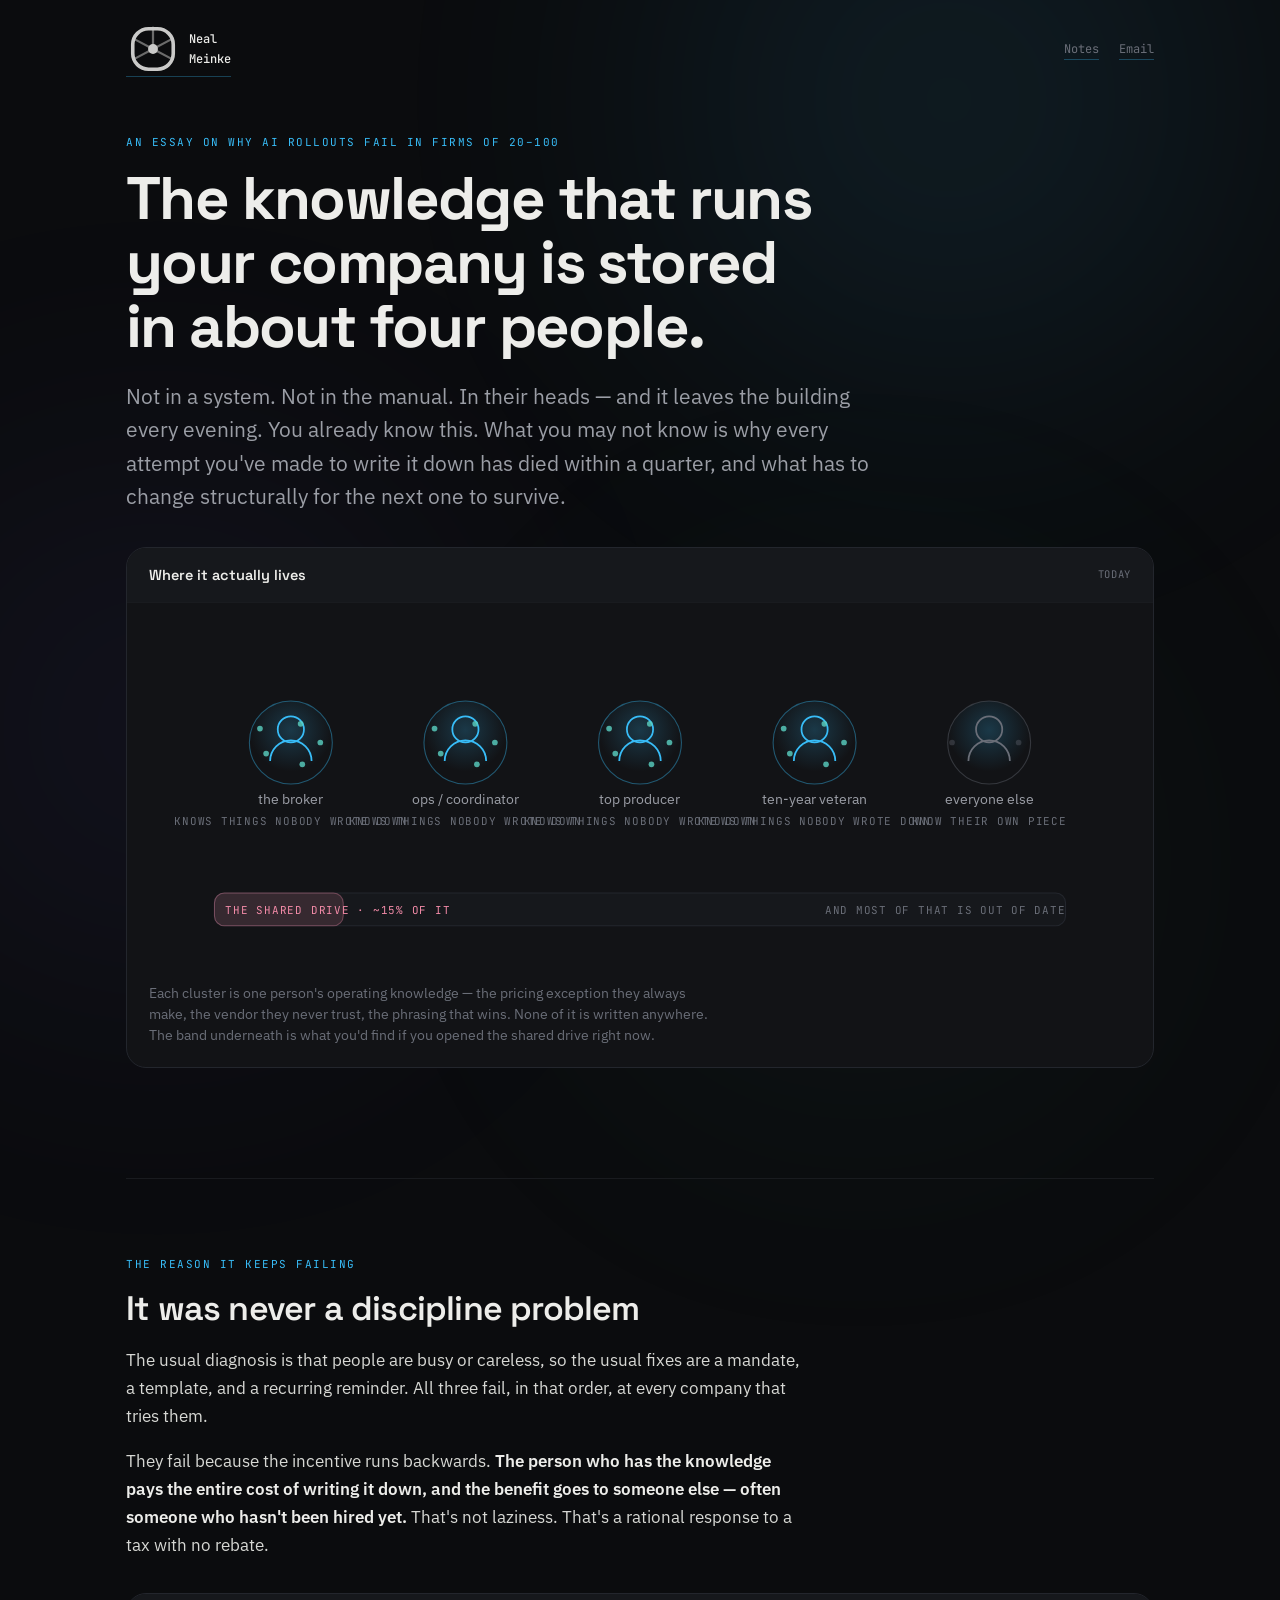
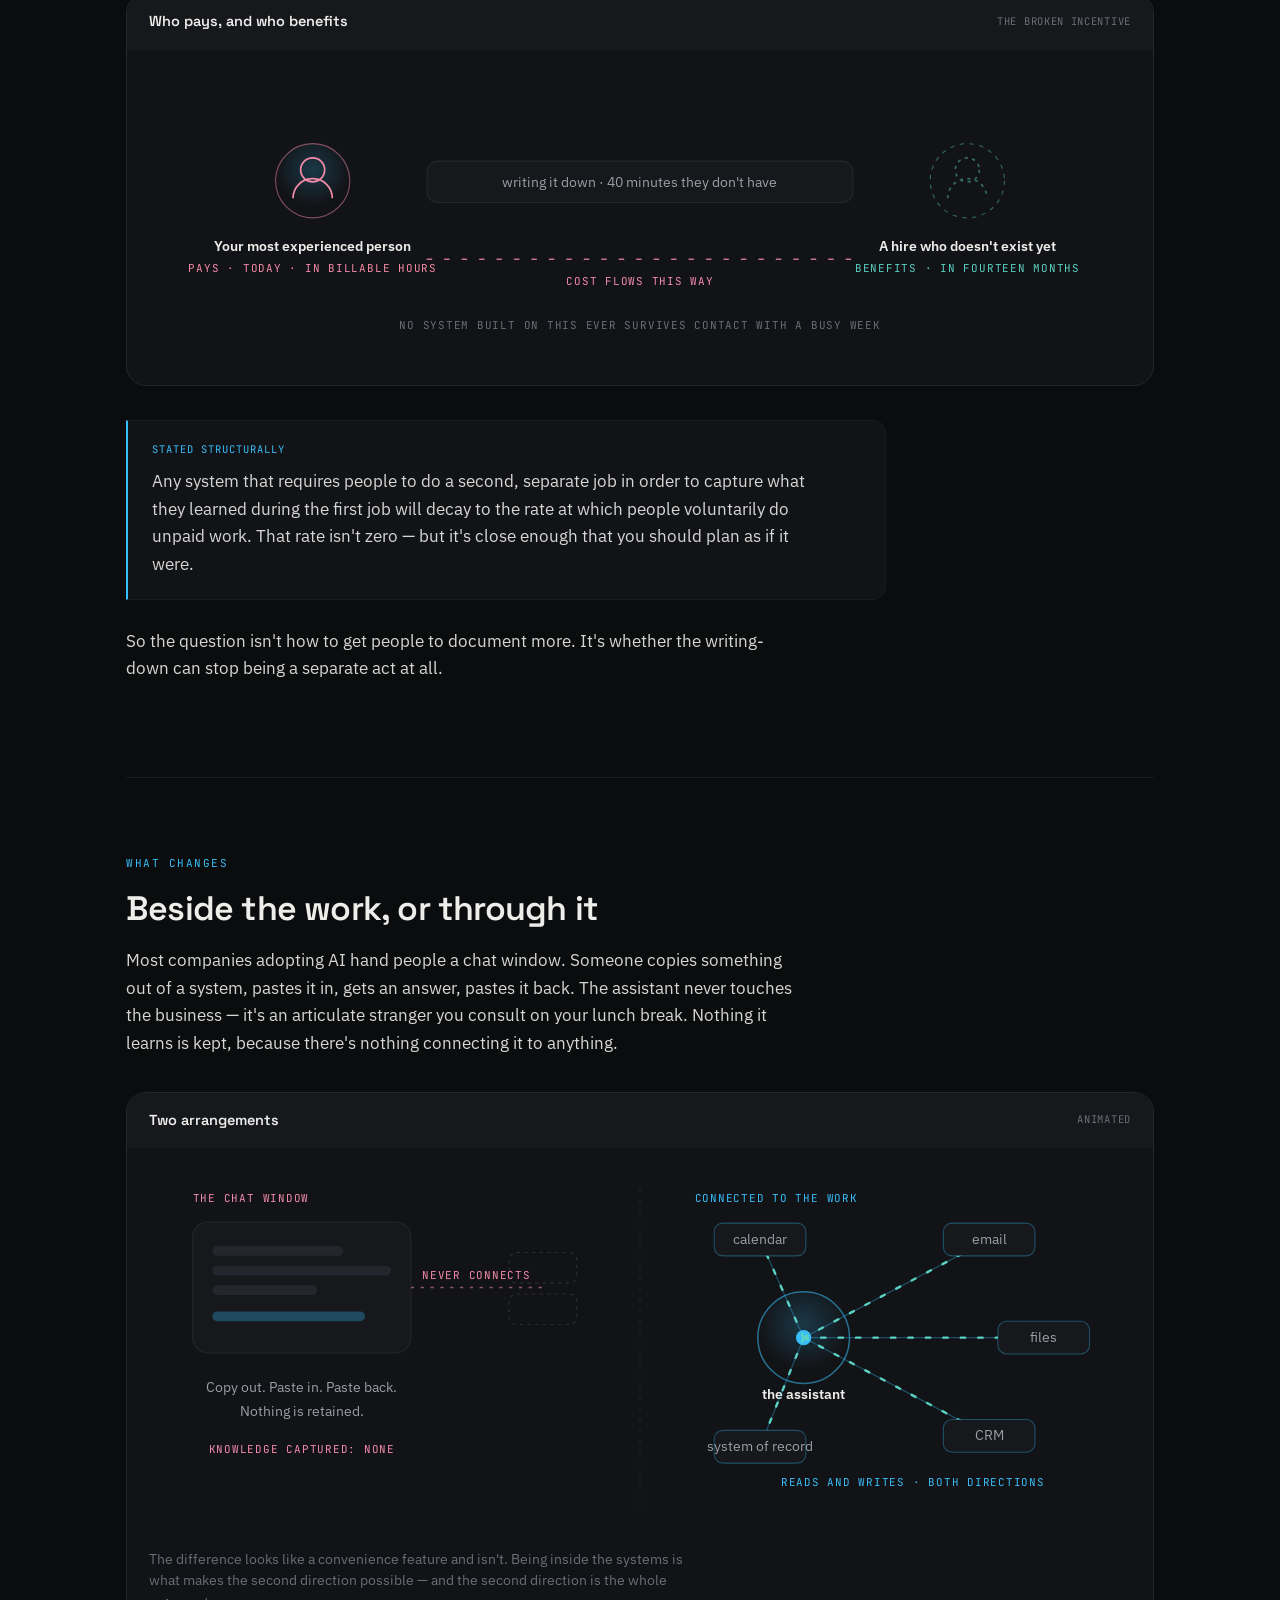
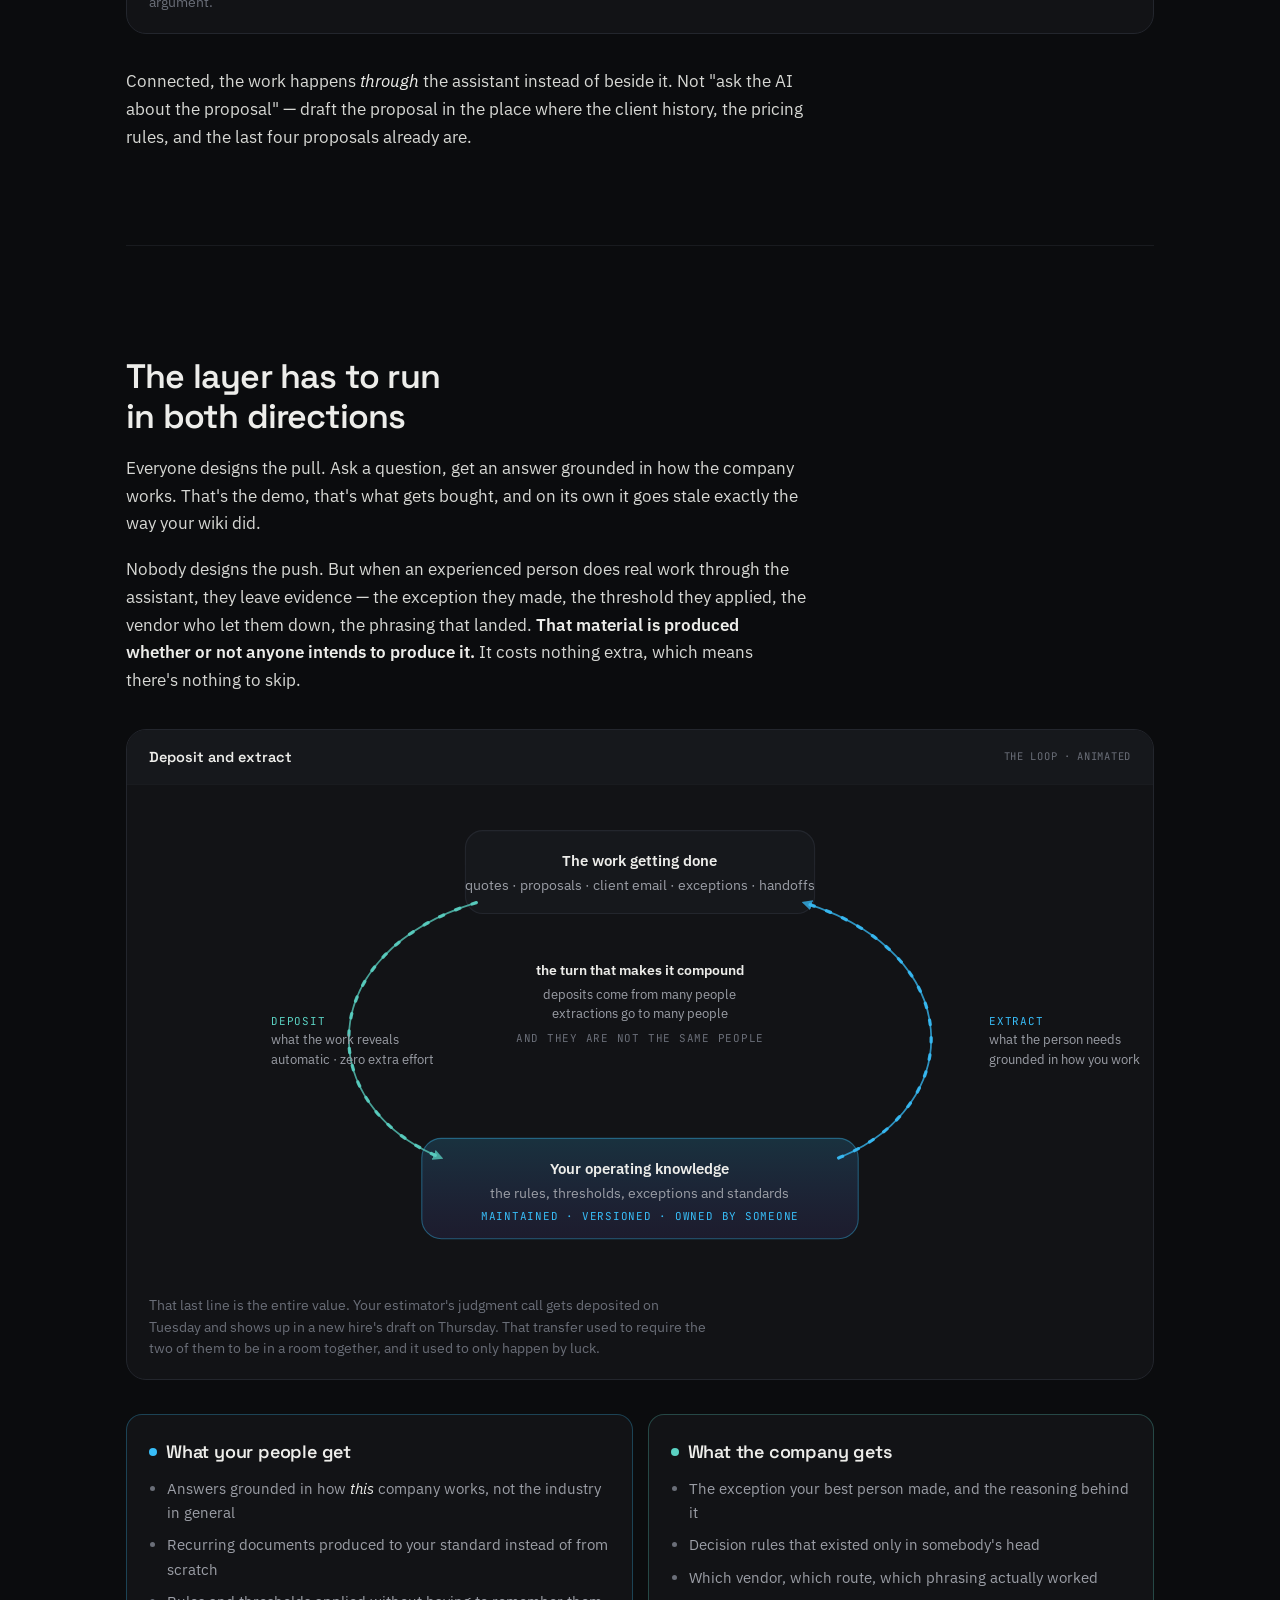
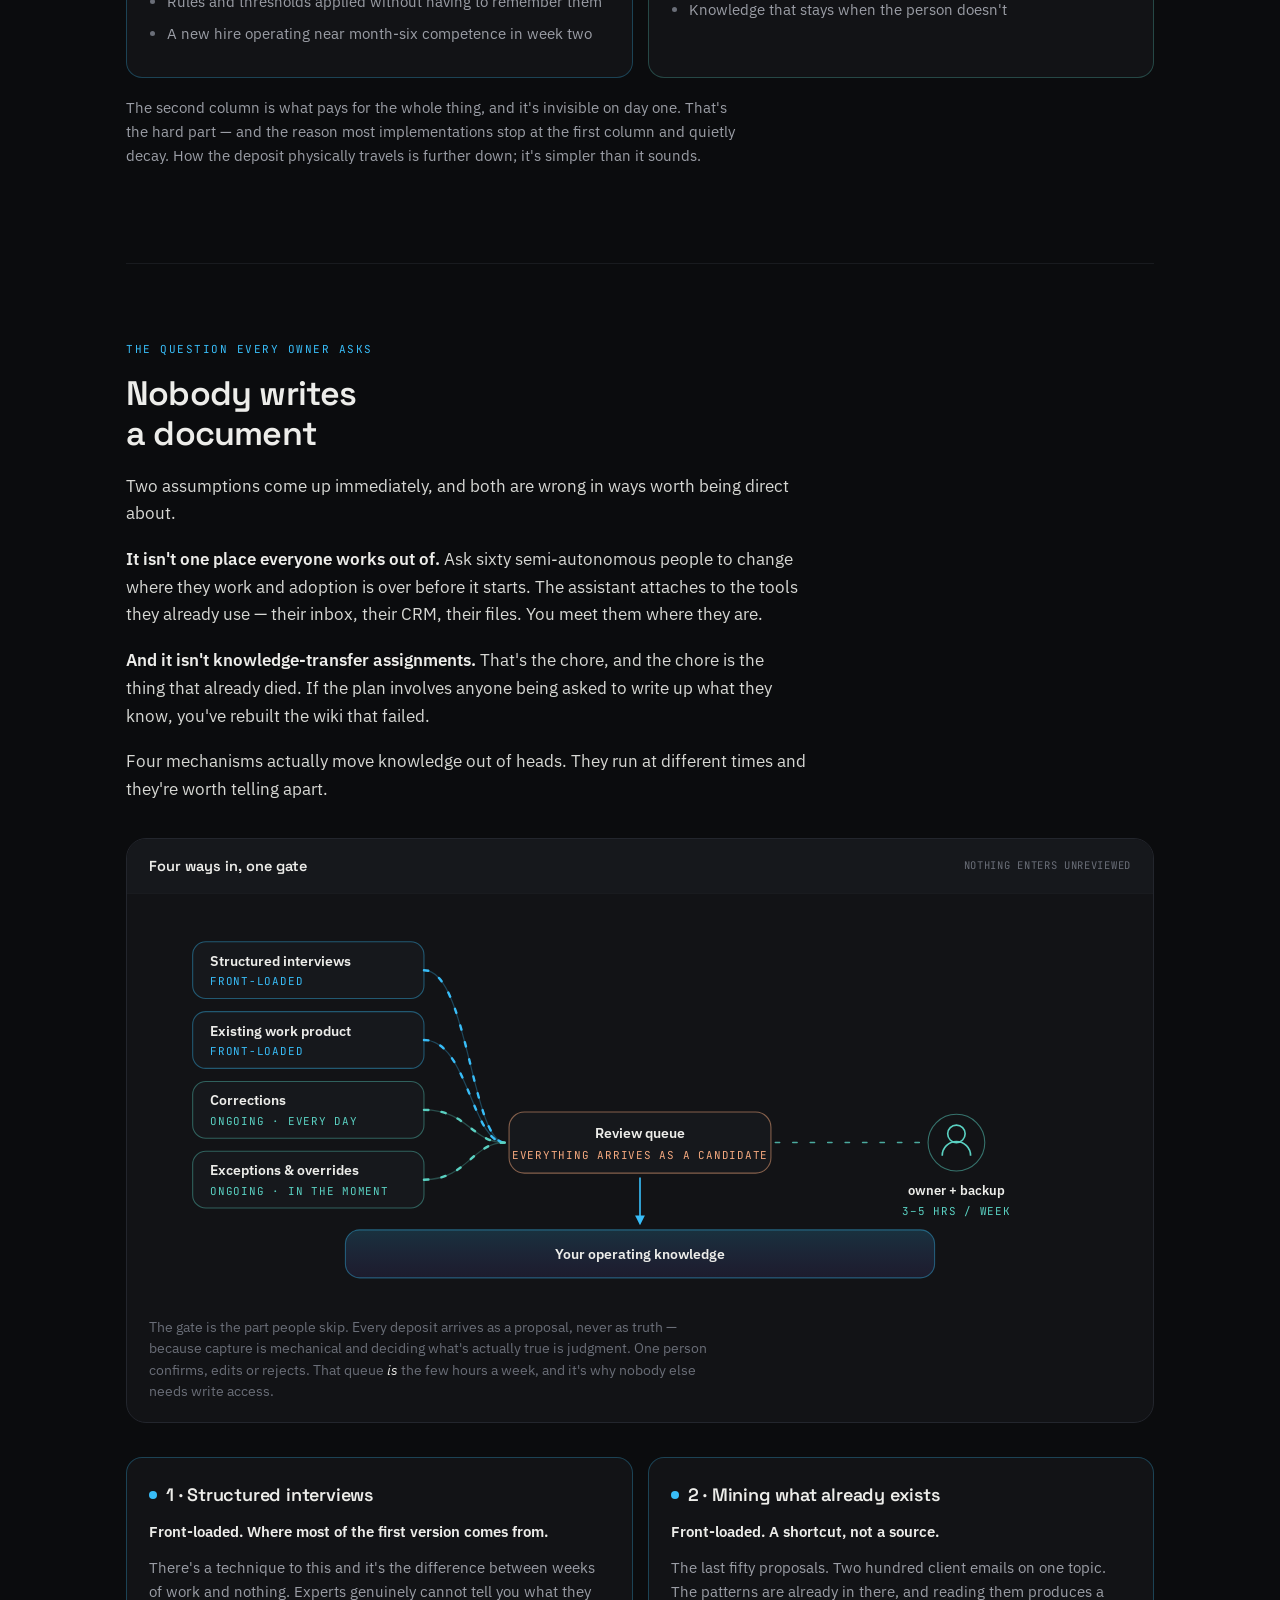
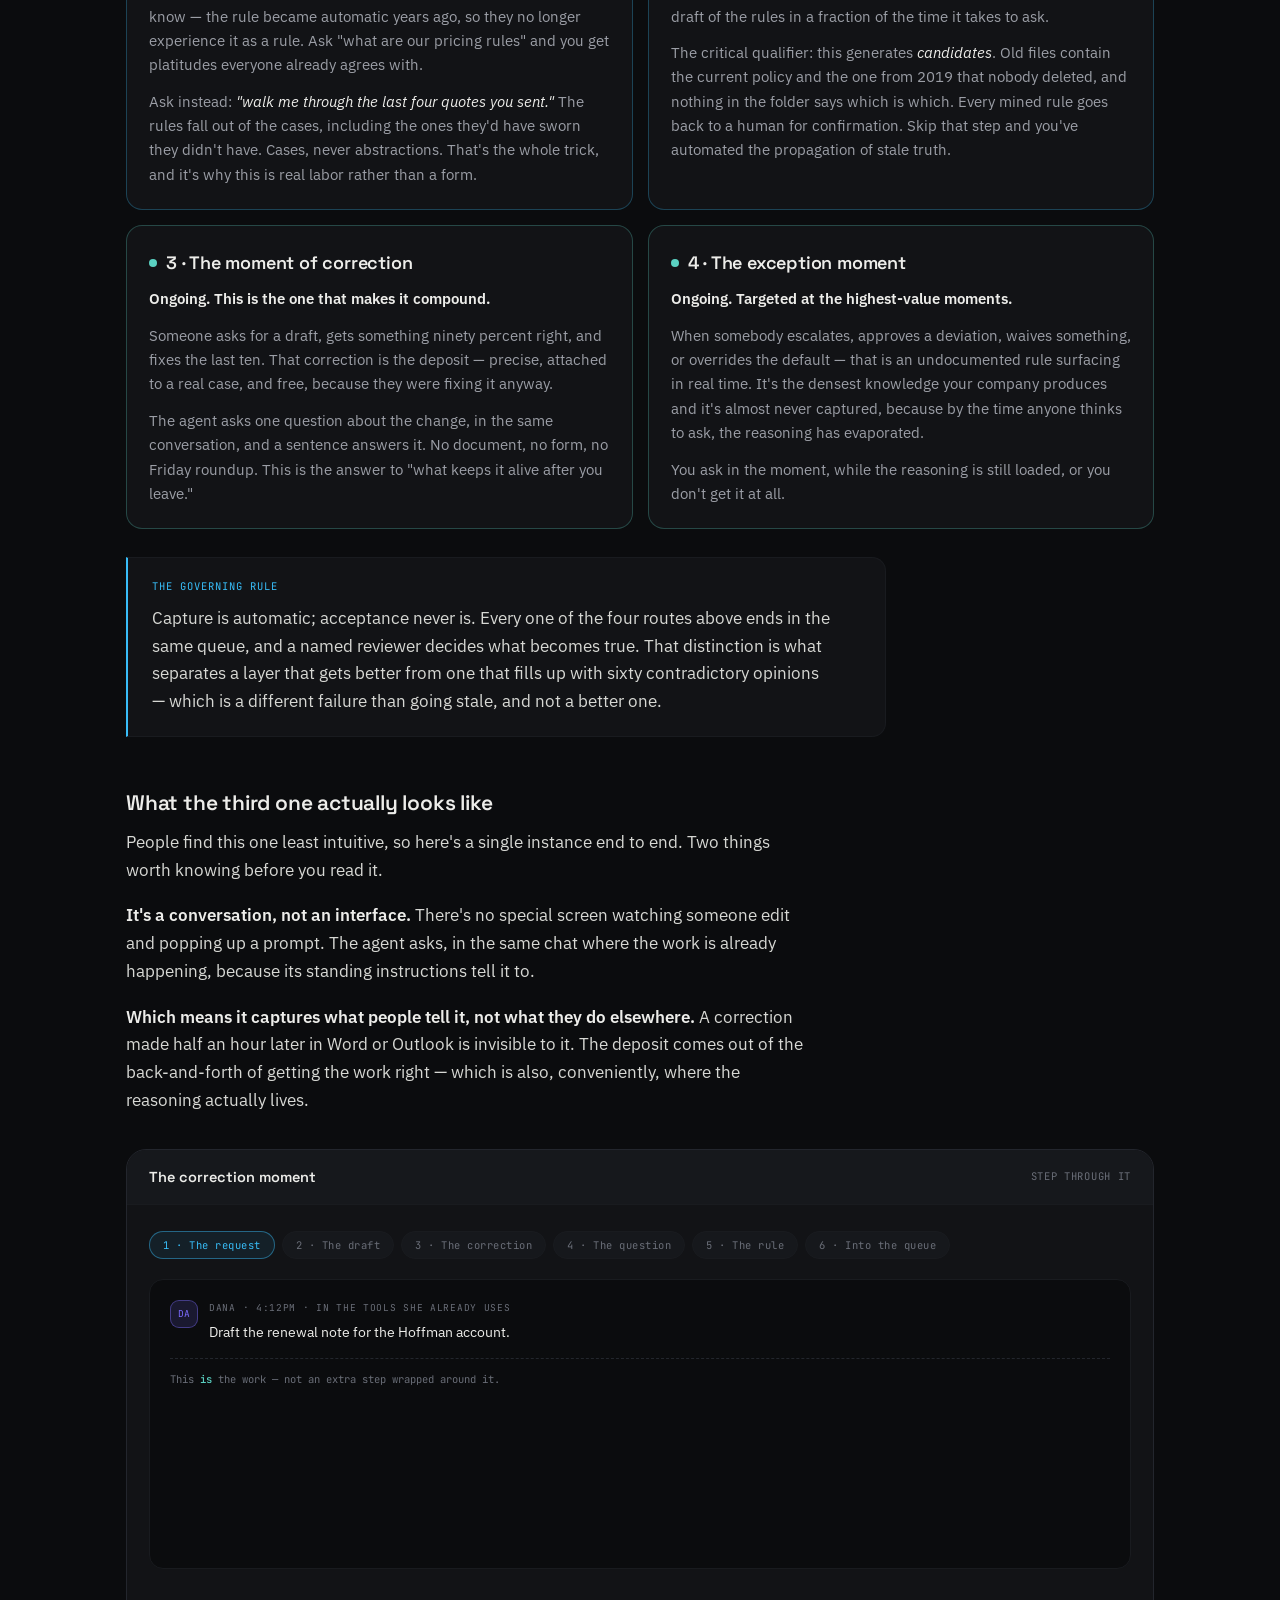
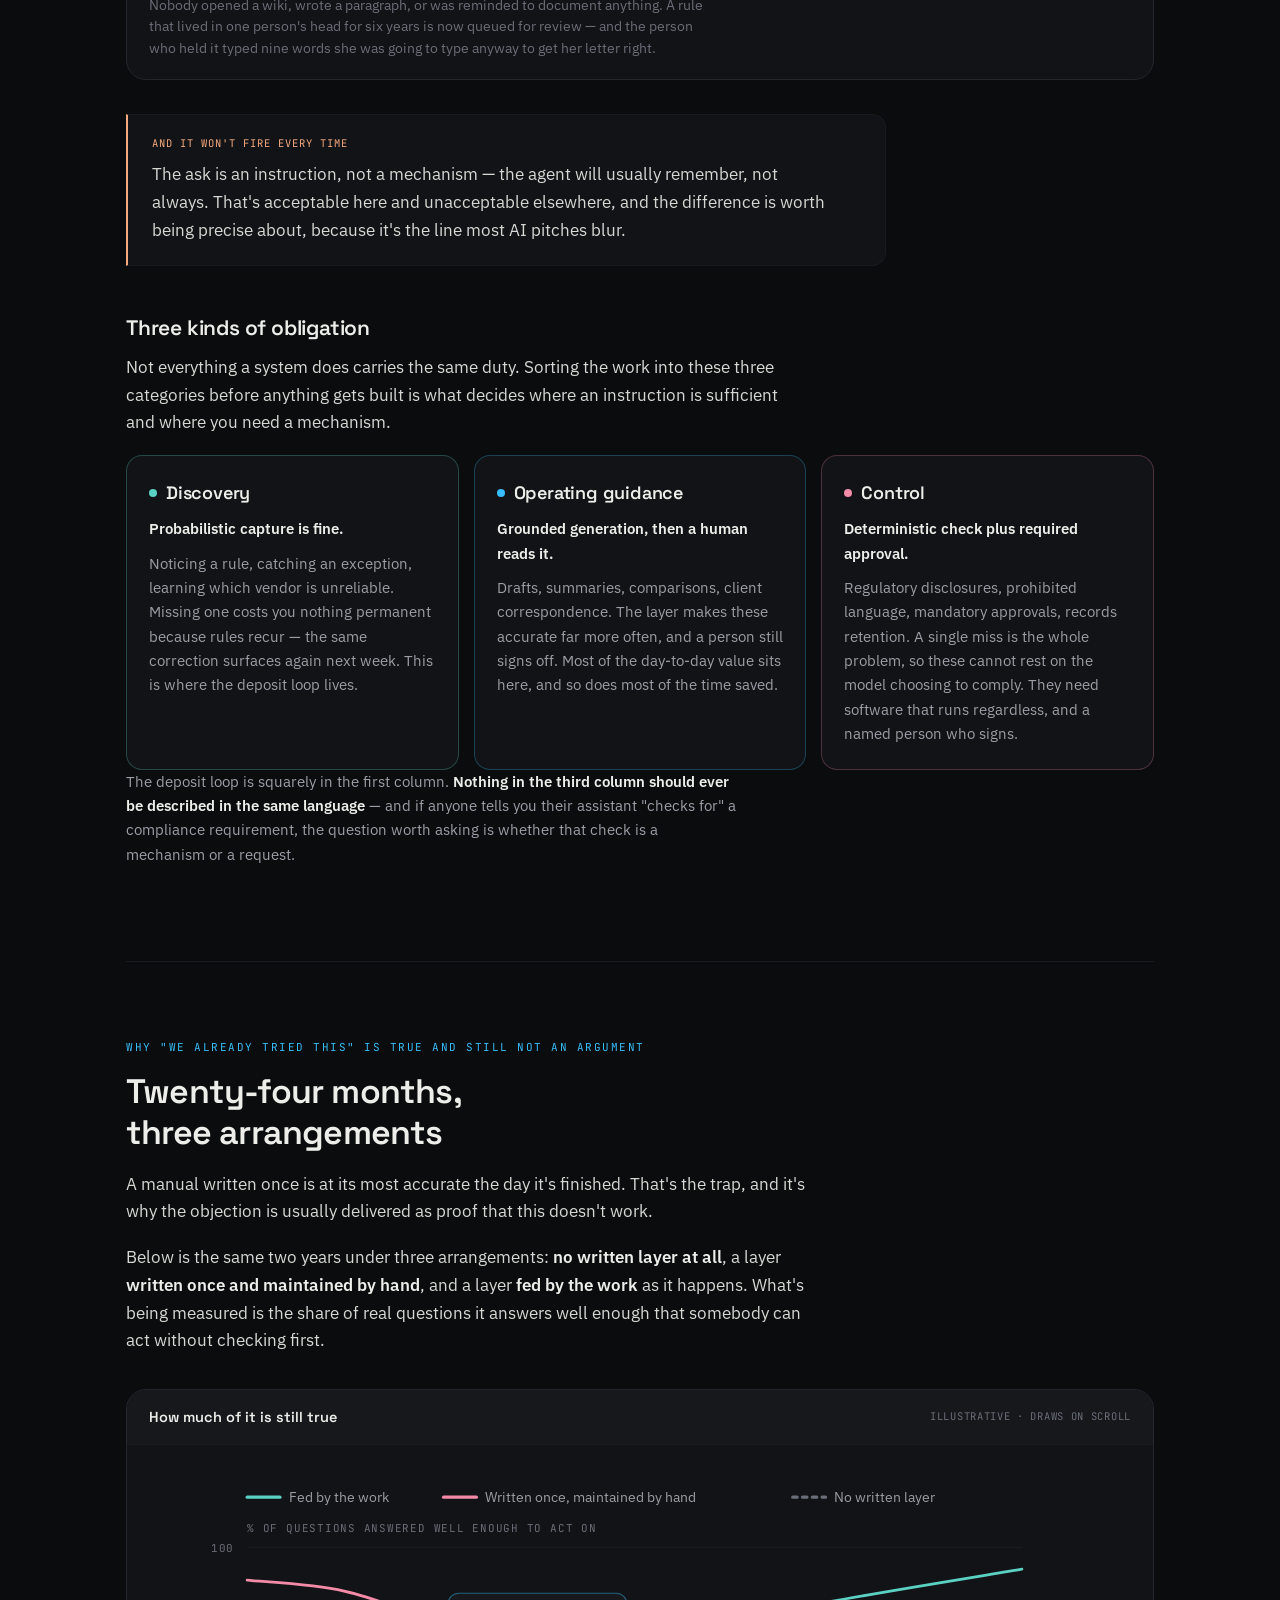
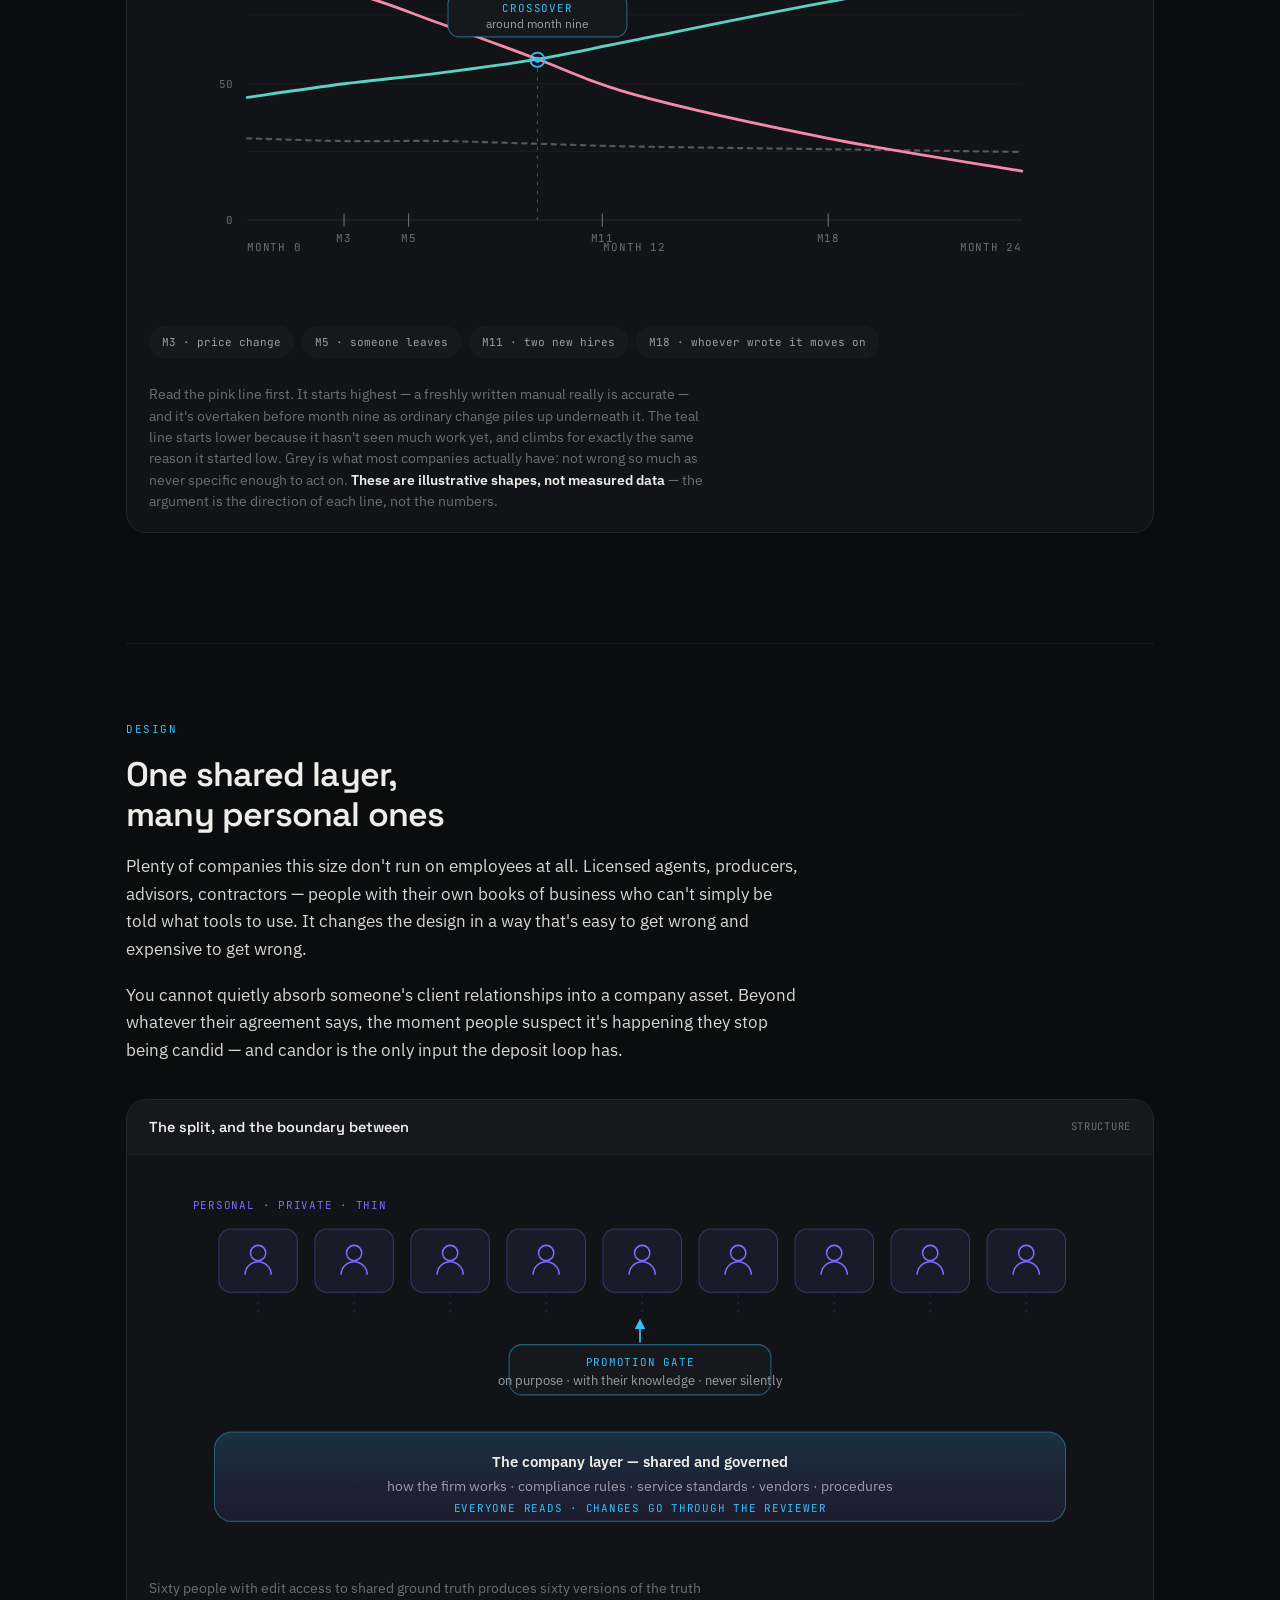
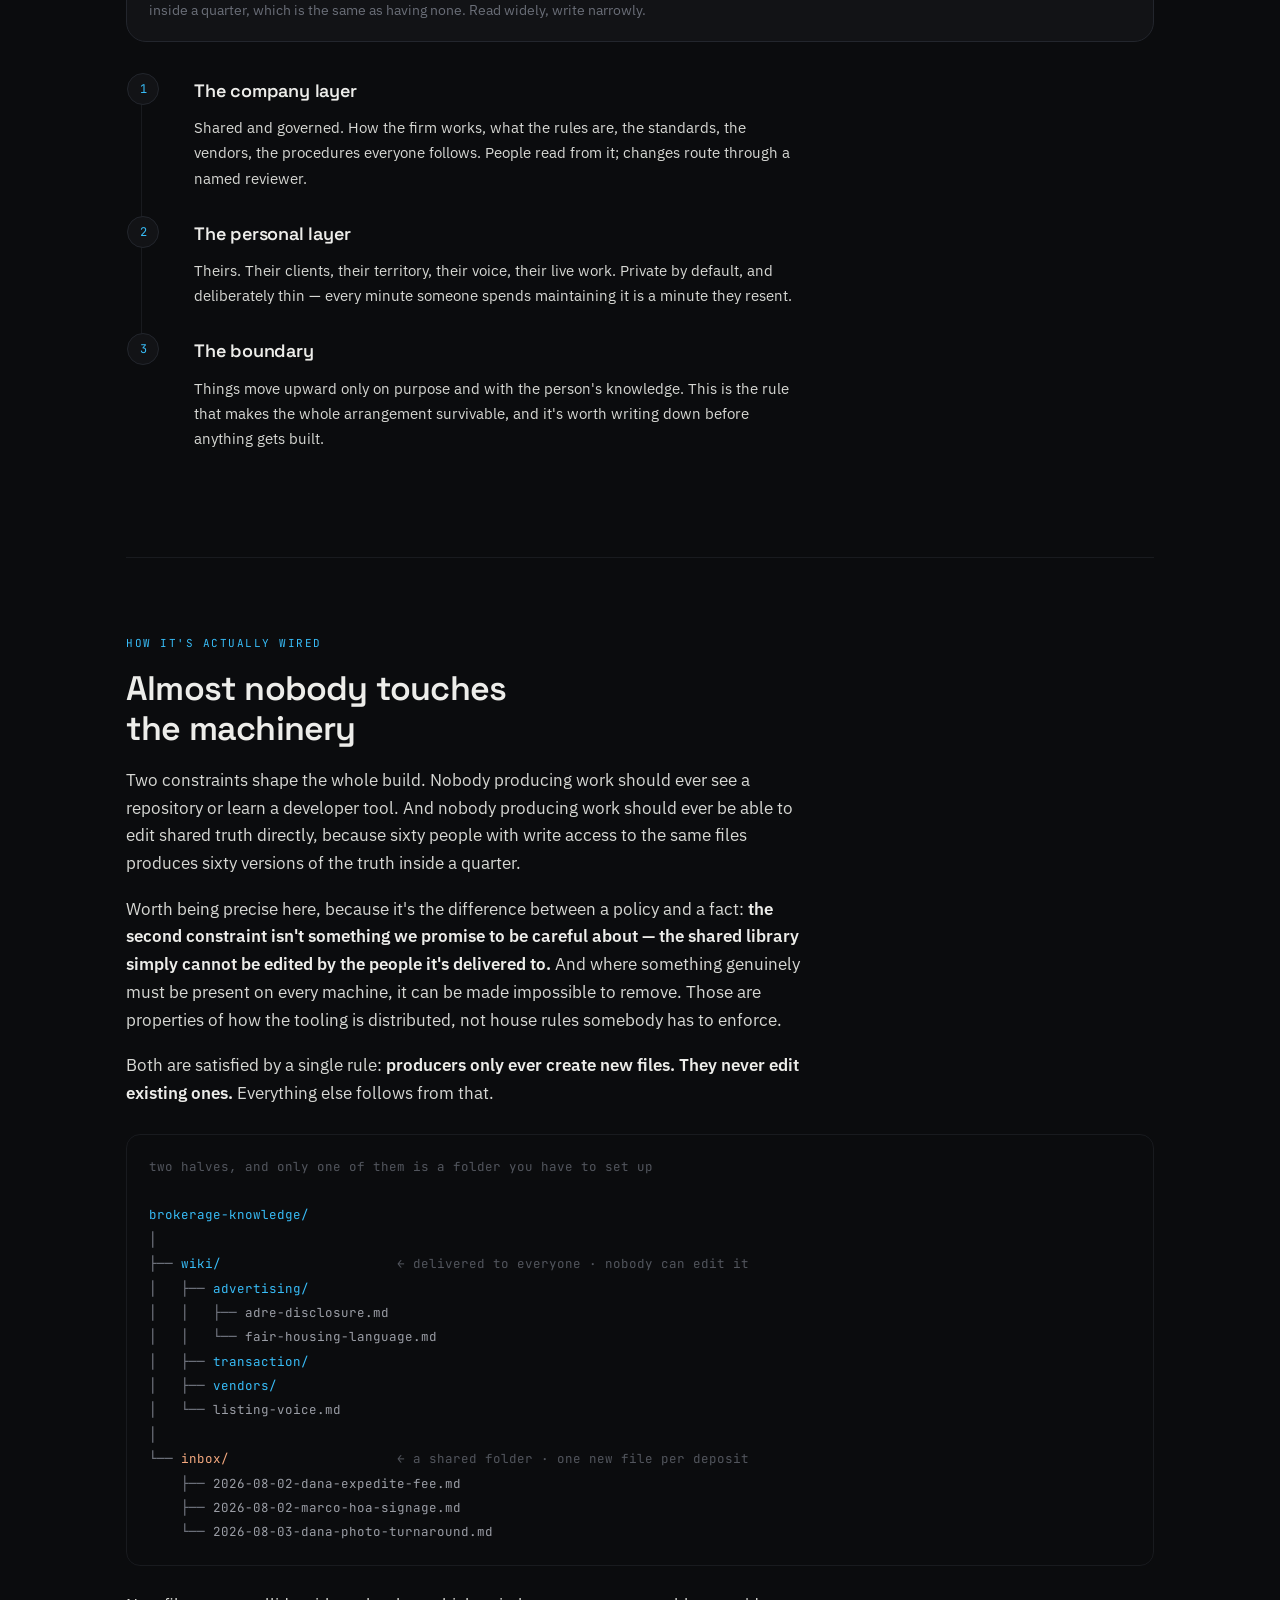
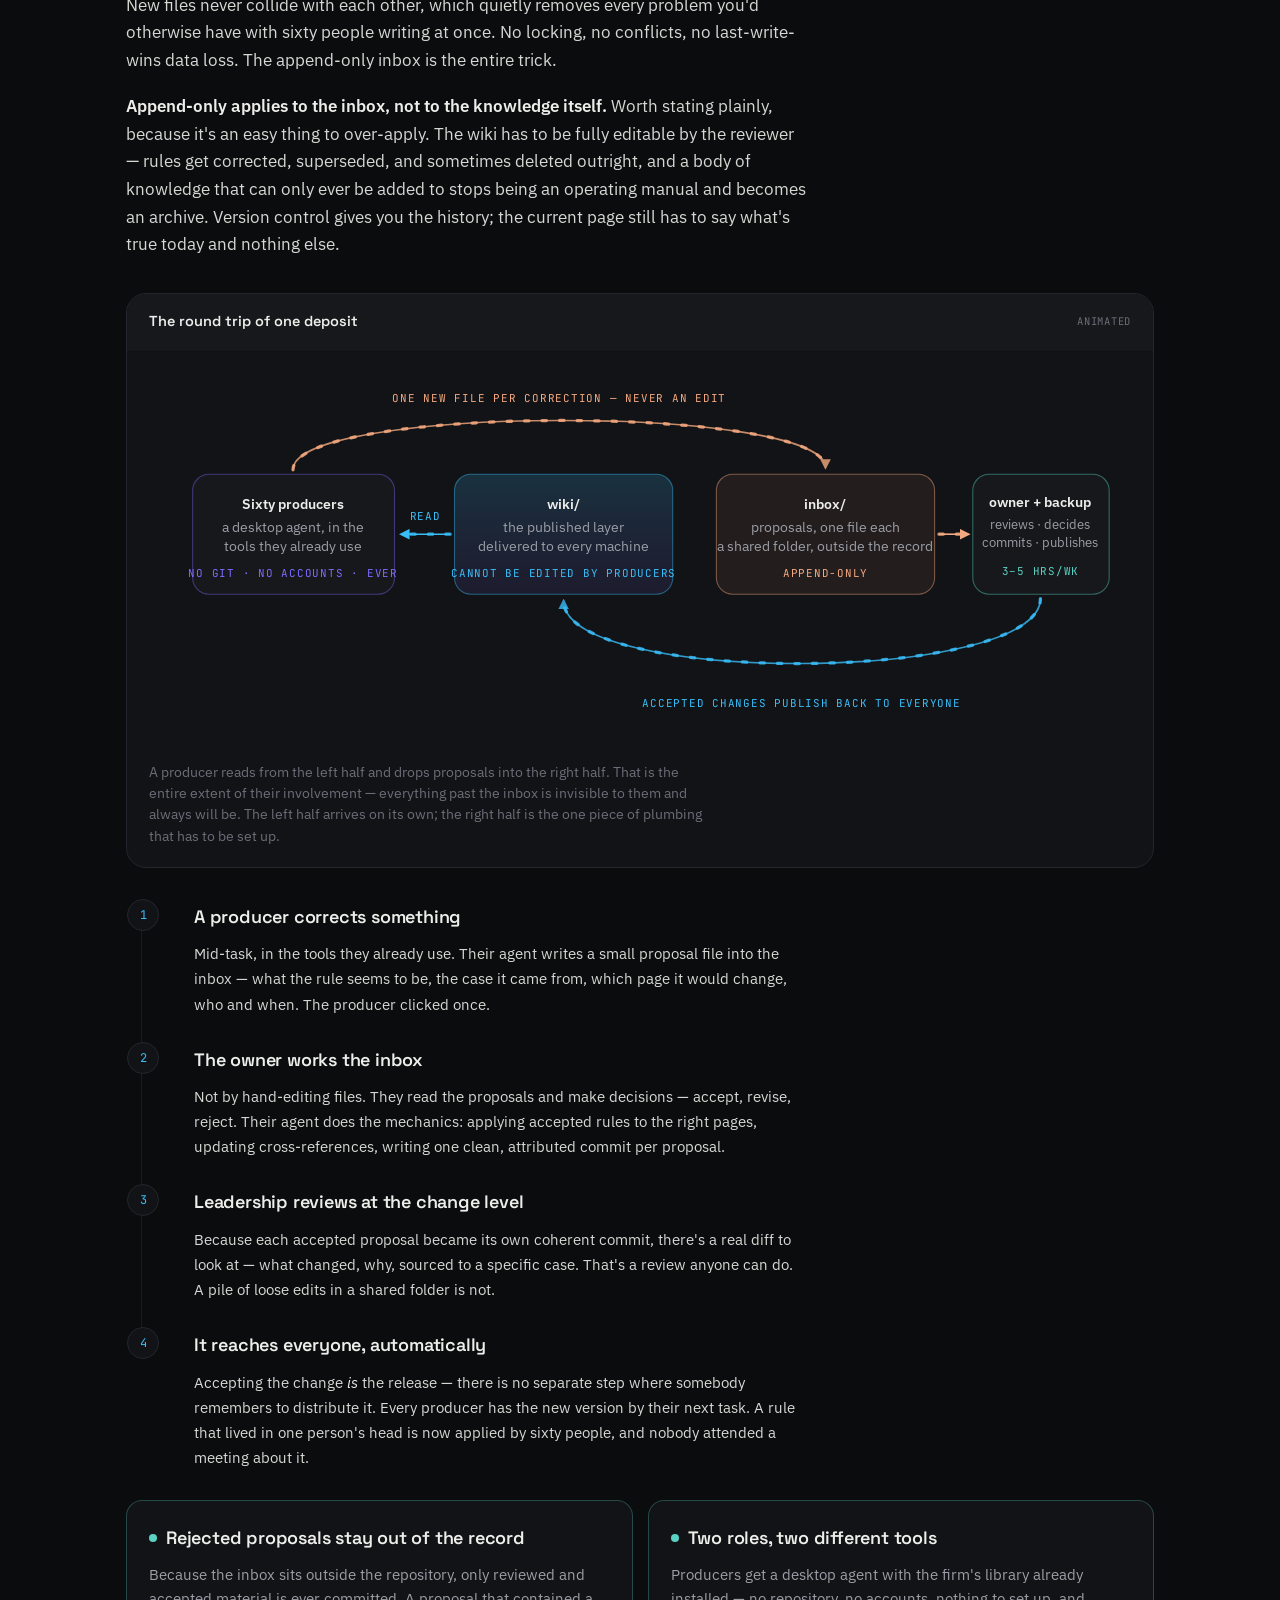
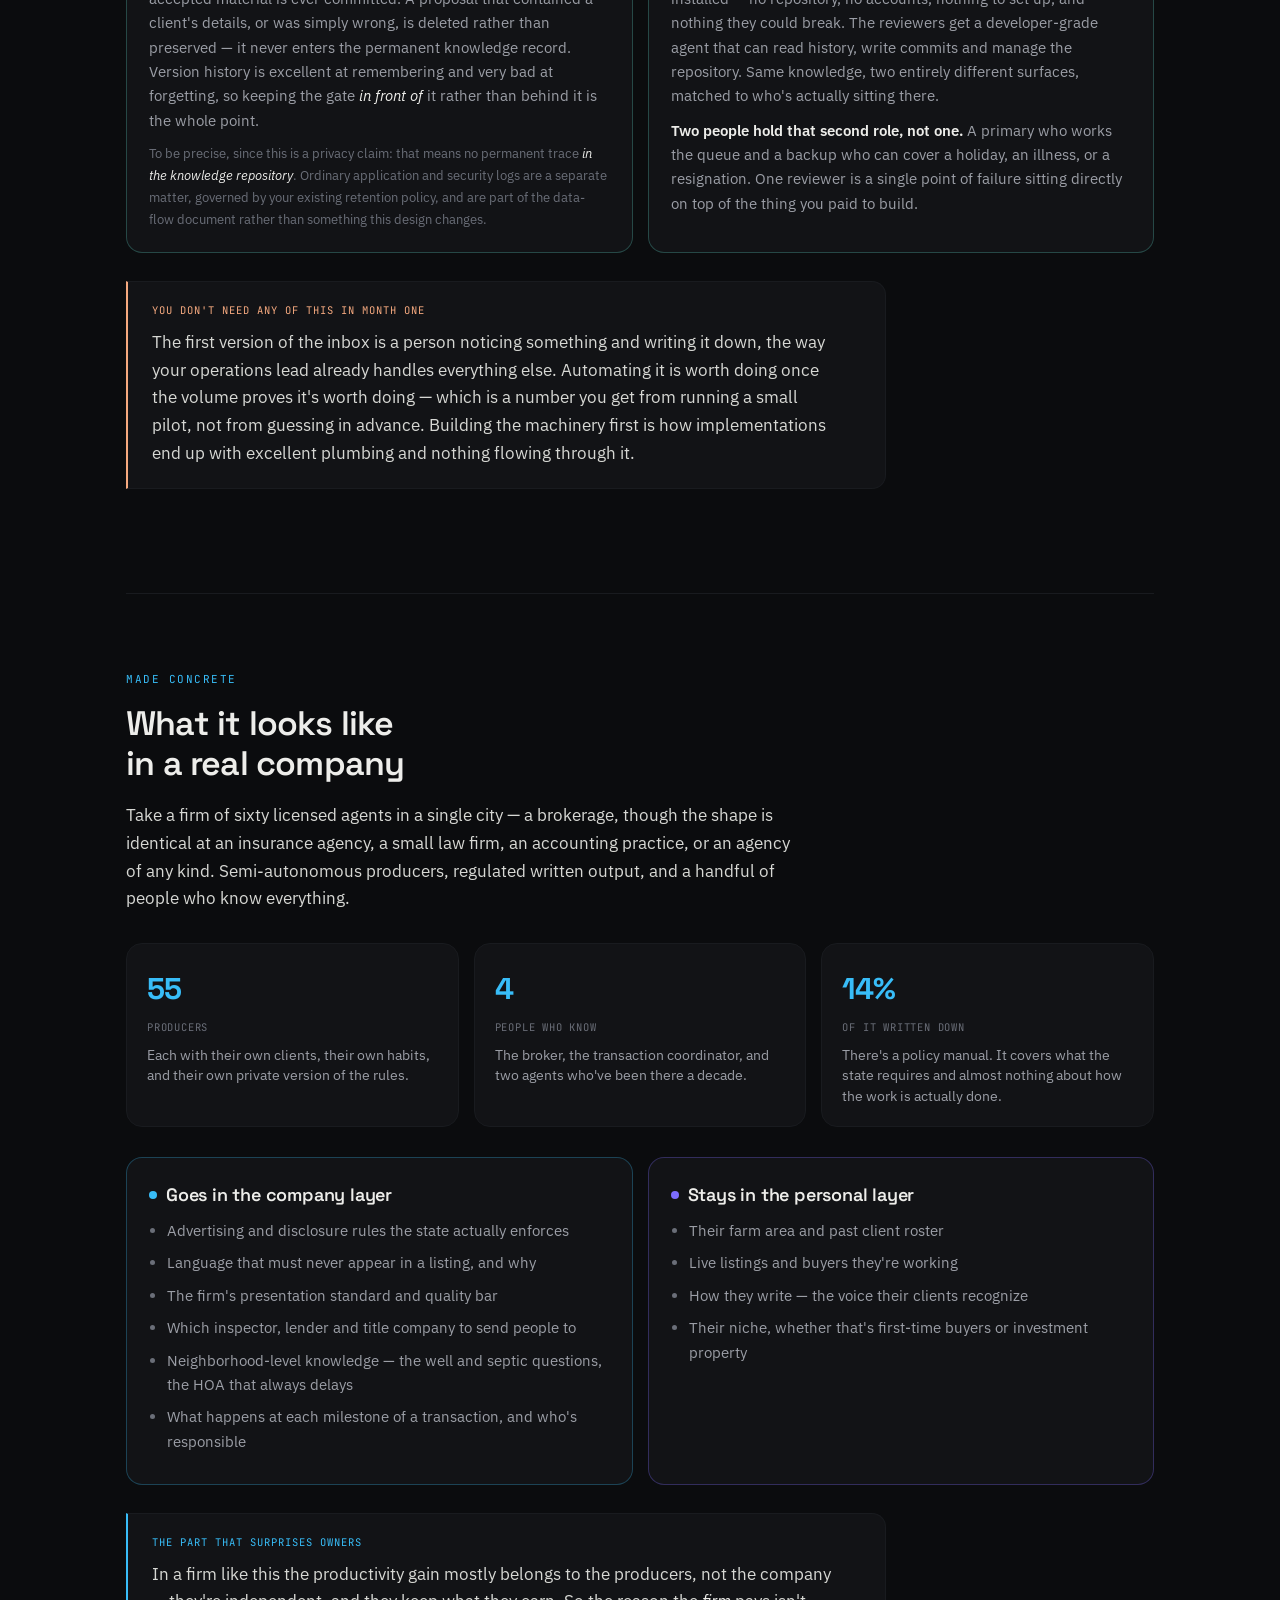
<file: operating-knowledge/index.html>
<!DOCTYPE html>
<html lang="en">
<head>
<meta charset="UTF-8" />
<meta name="viewport" content="width=device-width, initial-scale=1.0, viewport-fit=cover" />
<title>Operating Knowledge — turning what your people know into something that compounds</title>
<meta name="description" content="Your company's most valuable knowledge lives undocumented in a handful of people's heads. Every attempt to write it down has died. Here's the structural reason, and the operating model that survives it." />
<meta property="og:title" content="Operating Knowledge" />
<meta property="og:description" content="The knowledge that runs your company lives in people's heads. Here's why every attempt to write it down died — and what a two-way layer changes." />
<meta property="og:type" content="website" />
<link rel="preconnect" href="https://fonts.googleapis.com" />
<link rel="preconnect" href="https://fonts.gstatic.com" crossorigin />
<link href="https://fonts.googleapis.com/css2?family=Space+Grotesk:wght@400;500;600;700&family=IBM+Plex+Sans:wght@400;500;600&family=JetBrains+Mono:wght@400;500&display=swap" rel="stylesheet" />
<style>
:root{
  --bg:#0b0c0e; --elev:#121316; --elev2:#16181c;
  --line:#23262d; --line-soft:#191b1f;
  --text:#ededea; --dim:#9b9ea6; --mute:#6a6e78;
  --accent:#38bdf8; --live:#5ad1c2; --violet:#7c6cff;
  --warn:#f5a97f; --bad:#f38ba8;
  --mono:'JetBrains Mono',ui-monospace,monospace;
  --disp:'Space Grotesk',system-ui,sans-serif;
  --body:'IBM Plex Sans',system-ui,-apple-system,sans-serif;
  --maxw:1080px;
}
*{box-sizing:border-box}
html{scroll-behavior:smooth}
html,body{margin:0;padding:0}
body{
  background:var(--bg); color:var(--text); font-family:var(--body);
  line-height:1.68; font-size:16.5px; -webkit-font-smoothing:antialiased;
  overflow-x:hidden;
}
::selection{background:var(--accent);color:#06181f}

/* ambient */
.amb{position:fixed;border-radius:50%;z-index:0;pointer-events:none}
.amb.a{top:-180px;right:4%;width:560px;height:560px;background:var(--accent);opacity:.10;filter:blur(140px)}
.amb.b{top:52%;left:-8%;width:520px;height:520px;background:var(--violet);opacity:.08;filter:blur(150px)}
.amb.c{bottom:-200px;right:14%;width:480px;height:480px;background:var(--live);opacity:.06;filter:blur(150px)}

/* nav */
.nav{position:relative;z-index:5;max-width:var(--maxw);margin:0 auto;
  padding:22px 26px 0;display:flex;align-items:center;justify-content:space-between;
  font-family:var(--mono);font-size:12px}
.nav a{color:var(--mute);text-decoration:none;transition:color .2s}
.nav a:hover{color:var(--accent)}
.nav .brand{color:var(--text);font-weight:500;display:flex;align-items:center;gap:9px}
.nav .brand svg{opacity:.85}
.nav .right{display:flex;gap:20px}

.wrap{position:relative;z-index:1;max-width:var(--maxw);margin:0 auto;padding:0 26px 120px}
section{padding:76px 0;border-top:1px solid var(--line-soft)}
section:first-of-type{border-top:none}

.eyebrow{font-family:var(--mono);font-size:11px;letter-spacing:1.5px;
  text-transform:uppercase;color:var(--accent);margin-bottom:16px}
h1{font-family:var(--disp);font-weight:700;font-size:clamp(34px,6vw,60px);
  letter-spacing:-1.6px;line-height:1.06;margin:0 0 22px}
h2{font-family:var(--disp);font-weight:600;font-size:clamp(24px,3.6vw,34px);
  letter-spacing:-.8px;line-height:1.18;margin:0 0 18px}
h3{font-family:var(--disp);font-weight:600;font-size:18px;letter-spacing:-.2px;margin:0 0 9px}
p{margin:0 0 18px;color:#d7d8d4;max-width:68ch}
.lede{font-size:clamp(17px,2.1vw,21px);line-height:1.58;color:var(--dim);max-width:60ch}
strong{color:var(--text);font-weight:600}
em{color:var(--text);font-style:italic}
a{color:var(--accent);text-decoration:none;border-bottom:1px solid rgba(56,189,248,.3)}
a:hover{border-bottom-color:var(--accent)}
.small{font-size:14.5px;color:var(--dim)}

/* reveal */
.rv{opacity:0;transform:translateY(20px);transition:opacity .7s cubic-bezier(.2,.6,.2,1),transform .7s cubic-bezier(.2,.6,.2,1)}
.rv.in{opacity:1;transform:none}
.rv[data-d="1"]{transition-delay:.09s}
.rv[data-d="2"]{transition-delay:.18s}
.rv[data-d="3"]{transition-delay:.27s}
.rv[data-d="4"]{transition-delay:.36s}

/* figure shell */
.fig{background:var(--elev);border:1px solid var(--line);border-radius:20px;
  margin:34px 0;overflow:hidden}
.fig-head{padding:15px 22px;border-bottom:1px solid var(--line-soft);
  display:flex;align-items:center;justify-content:space-between;gap:14px;background:var(--elev2)}
.fig-head .t{font-family:var(--disp);font-weight:600;font-size:14.5px}
.fig-head .h{font-family:var(--mono);font-size:10.5px;color:var(--mute);
  letter-spacing:.7px;text-transform:uppercase}
.fig-body{padding:26px 22px}
.fig-cap{padding:0 22px 20px;font-size:13.5px;color:var(--mute);line-height:1.58;max-width:76ch}

svg{display:block;width:100%;height:auto;overflow:visible}
.lbl{font-family:var(--mono);font-size:10px;letter-spacing:.7px;text-transform:uppercase;fill:var(--mute)}
.lbl.hi{fill:var(--accent)}
.lbl.gd{fill:var(--live)}
.lbl.bd{fill:var(--bad)}
.txt{font-family:var(--body);font-size:12.5px;fill:var(--dim)}
.txt.b{fill:var(--text);font-weight:600}

/* ambient animations */
@keyframes float{0%,100%{transform:translateY(0)}50%{transform:translateY(-7px)}}
@keyframes pulse{0%,100%{opacity:.35}50%{opacity:1}}
@keyframes dash{to{stroke-dashoffset:-32}}
/* deposit cards drift DOWNWARD along the deposit arc, one at a time */
@keyframes drift{
  0%{opacity:0;transform:translateY(-12px)}
  6%{opacity:1;transform:translateY(0)}
  22%{opacity:1;transform:translateY(7px)}
  28%{opacity:0;transform:translateY(16px)}
  100%{opacity:0;transform:translateY(16px)}
}

.flow{stroke-dasharray:4 12;stroke-linecap:round;animation:dash 1.6s linear infinite}
.flow.rev{animation-direction:reverse}
.bob{animation:float 5s ease-in-out infinite}
.blink{animation:pulse 2.6s ease-in-out infinite}

/* directory tree */
.tree{font-family:var(--mono);font-size:12.5px;line-height:1.95;background:var(--bg);
  border:1px solid var(--line-soft);border-radius:14px;padding:20px 22px;
  color:var(--mute);margin:26px 0;overflow-x:auto;white-space:pre}
.tree .d{color:var(--accent)}
.tree .w{color:var(--warn)}
.tree .f{color:var(--dim)}
.tree .c{color:var(--mute);opacity:.75}

/* stepper */
.stepper{display:flex;gap:7px;margin-bottom:20px;flex-wrap:wrap}
.sdot{font-family:var(--mono);font-size:10.5px;letter-spacing:.5px;color:var(--mute);
  background:var(--elev2);border:1px solid var(--line-soft);border-radius:999px;
  padding:6px 13px;cursor:pointer;transition:color .2s,border-color .2s,background .2s}
.sdot:hover{border-color:var(--line)}
.sdot.on{color:var(--accent);border-color:rgba(56,189,248,.45);background:rgba(56,189,248,.08)}
.stage{background:var(--bg);border:1px solid var(--line-soft);border-radius:14px;
  padding:20px;min-height:290px;position:relative}
.stage .who{font-family:var(--mono);font-size:10px;letter-spacing:.8px;
  text-transform:uppercase;color:var(--mute);margin-bottom:12px}
/* chat transcript */
.chat{display:flex;flex-direction:column;gap:15px}
@keyframes msgin{from{opacity:0;transform:translateY(7px)}to{opacity:1;transform:none}}
.msg{display:flex;gap:11px;align-items:flex-start;animation:msgin .4s ease both}
.msg .av{width:28px;height:28px;border-radius:9px;flex:0 0 auto;display:flex;
  align-items:center;justify-content:center;font-family:var(--mono);font-size:9.5px;letter-spacing:.4px}
.msg.me .av{background:rgba(124,108,255,.14);border:1px solid rgba(124,108,255,.42);color:#7c6cff}
.msg.ai .av{background:rgba(56,189,248,.12);border:1px solid rgba(56,189,248,.42);color:var(--accent)}
.msg .col{flex:1;min-width:0}
.msg .nm{font-family:var(--mono);font-size:9.5px;letter-spacing:.7px;text-transform:uppercase;
  color:var(--mute);margin-bottom:6px}
.msg .ln{font-size:13.5px;line-height:1.62;color:var(--dim);margin:0}
.msg.me .ln{color:var(--text)}
.msg .ln.amber,.msg .ln.teal,.msg .ln.ask{padding:8px 12px;border-radius:9px;
  margin:8px 0;border:1px solid transparent}
.msg .ln.amber{background:rgba(245,169,127,.11);border-color:rgba(245,169,127,.4);color:#f5a97f}
.msg .ln.teal{background:rgba(90,209,194,.11);border-color:rgba(90,209,194,.45);color:#5ad1c2}
.msg .ln.ask{background:rgba(56,189,248,.09);border-color:rgba(56,189,248,.42);color:var(--accent)}
.filecard{background:var(--bg);border:1px solid rgba(90,209,194,.42);border-radius:11px;
  padding:13px 15px;margin-top:11px;font-family:var(--mono);font-size:11px;line-height:1.85}
.filecard .fn{display:flex;justify-content:space-between;gap:10px;align-items:center;
  color:var(--live);margin-bottom:8px;flex-wrap:wrap}
.filecard .badge{color:var(--warn);border:1px solid rgba(245,169,127,.45);
  border-radius:999px;padding:2px 9px;font-size:9px;letter-spacing:.6px;flex:0 0 auto}
.filecard .kv{color:var(--mute)}
.filecard .kv b{color:var(--dim);font-weight:400}
.cost{font-family:var(--mono);font-size:10.5px;color:var(--mute);margin-top:14px;
  padding-top:12px;border-top:1px dashed var(--line)}
.cost b{color:var(--live);font-weight:500}

/* cards */
.grid{display:grid;gap:15px}
.g2{grid-template-columns:1fr 1fr}
.g3{grid-template-columns:repeat(3,1fr)}
.card{background:var(--elev);border:1px solid var(--line-soft);border-radius:16px;padding:22px}
.card h3{display:flex;align-items:center;gap:9px}
.card p{font-size:14.5px;color:var(--dim);margin:0}
.card ul{margin:0;padding-left:18px;font-size:14.5px;color:var(--dim)}
.card li{margin-bottom:8px}
.card li::marker{color:var(--mute)}
.card.acc{border-color:rgba(56,189,248,.28)}
.card.live{border-color:rgba(90,209,194,.28)}
.card.bad{border-color:rgba(243,139,168,.26)}
.pip{width:8px;height:8px;border-radius:50%;display:inline-block;flex:0 0 auto}
.pip.a{background:var(--accent)} .pip.l{background:var(--live)}
.pip.b{background:var(--bad)}   .pip.v{background:var(--violet)}

/* callout */
.note{background:var(--elev);border:1px solid var(--line-soft);
  border-left:2px solid var(--accent);border-radius:0 14px 14px 0;padding:20px 24px;margin:28px 0;max-width:76ch}
.note .tag{font-family:var(--mono);font-size:10.5px;letter-spacing:1px;
  text-transform:uppercase;color:var(--accent);display:block;margin-bottom:9px}
.note p:last-child{margin-bottom:0}
.note.warn{border-left-color:var(--warn)}
.note.warn .tag{color:var(--warn)}

/* stat strip */
.stats{display:grid;grid-template-columns:repeat(3,1fr);gap:15px;margin:30px 0}
.stat{background:var(--elev);border:1px solid var(--line-soft);border-radius:16px;padding:20px}
.stat .n{font-family:var(--disp);font-weight:700;font-size:30px;letter-spacing:-1px;color:var(--accent)}
.stat .k{font-family:var(--mono);font-size:10.5px;letter-spacing:.8px;
  text-transform:uppercase;color:var(--mute);margin-top:4px}
.stat .d{font-size:13.5px;color:var(--dim);margin-top:9px;line-height:1.5}

/* chips */
.chips{display:flex;flex-wrap:wrap;gap:8px;margin-top:18px}
.chip{font-family:var(--mono);font-size:11px;color:var(--dim);background:var(--elev2);
  border:1px solid var(--line-soft);border-radius:999px;padding:6px 12px}

/* steps */
.steps{counter-reset:s;margin:30px 0}
.stp{position:relative;padding-left:52px;padding-bottom:28px;border-left:1px solid var(--line-soft);margin-left:15px}
.stp:last-child{border-left-color:transparent;padding-bottom:0}
.stp::before{counter-increment:s;content:counter(s);position:absolute;left:-15px;top:-3px;
  width:30px;height:30px;border-radius:50%;background:var(--elev);border:1px solid var(--line);
  color:var(--accent);font-family:var(--mono);font-size:12px;
  display:flex;align-items:center;justify-content:center}
.stp p{font-size:15px;margin-bottom:0}

/* cta */
.cta{background:linear-gradient(150deg,rgba(56,189,248,.10),rgba(124,108,255,.07));
  border:1px solid rgba(56,189,248,.24);border-radius:22px;padding:40px 36px;margin-top:20px}
.cta h2{margin-bottom:14px}
.btn{display:inline-flex;align-items:center;gap:9px;font-family:var(--disp);font-weight:600;
  font-size:15px;padding:13px 22px;border-radius:12px;text-decoration:none;border:1px solid;
  transition:transform .2s,background .2s}
.btn:hover{transform:translateY(-2px)}
.btn.p{background:var(--accent);color:#06181f;border-color:var(--accent)}
.btn.s{background:transparent;color:var(--text);border-color:var(--line);margin-left:10px}
.btn.s:hover{border-color:var(--accent)}

.foot{margin-top:80px;padding-top:30px;border-top:1px solid var(--line-soft);
  font-size:14px;color:var(--mute)}
.foot .nm{font-family:var(--disp);font-weight:600;color:var(--text);font-size:15px}
.foot p{color:var(--mute);font-size:14px;max-width:70ch}

@media(max-width:820px){
  .g2,.g3,.stats{grid-template-columns:1fr}
  section{padding:56px 0}
  .fig-body{padding:20px 14px}
  .cta{padding:30px 24px}
  .btn.s{margin-left:0;margin-top:10px}
}
@media(prefers-reduced-motion:reduce){
  *{animation:none!important;transition:none!important}
  .rv{opacity:1;transform:none}
  html{scroll-behavior:auto}
}
</style>

<!-- Google tag (gtag.js) -->
<script async src="https://www.googletagmanager.com/gtag/js?id=G-M3BQS0FRV9"></script>
<script>
  window.dataLayer = window.dataLayer || [];
  function gtag(){dataLayer.push(arguments);}
  gtag('js', new Date());
  gtag('config', 'G-M3BQS0FRV9');
</script>
</head>
<body>

<div class="amb a"></div><div class="amb b"></div><div class="amb c"></div>

<nav class="nav">
  <a class="brand" href="../">
    <svg viewBox="0 0 24 24" width="19" height="19" aria-hidden="true">
      <path d="M12 12 L12 2.5 M12 12 L20.5 7.5 M12 12 L20.5 16.5 M12 12 L3.5 16.5 M12 12 L3.5 7.5"
            stroke="currentColor" stroke-width="1" opacity=".5" fill="none" stroke-linecap="round"/>
      <rect x="3" y="3" width="18" height="18" rx="7" fill="none" stroke="currentColor" stroke-width="1.6"/>
      <circle cx="12" cy="12" r="2.2" fill="currentColor"/>
    </svg>
    <span>Neal Meinke</span>
  </a>
  <div class="right">
    <a href="../notes/">Notes</a>
    <a href="mailto:nealm682@gmail.com">Email</a>
  </div>
</nav>

<div class="wrap">

<!-- ══════════════ HERO ══════════════ -->
<section style="padding-top:56px">
  <div class="eyebrow rv">An essay on why AI rollouts fail in firms of 20–100</div>
  <h1 class="rv" data-d="1">The knowledge that runs<br />your company is stored<br />in about four people.</h1>
  <p class="lede rv" data-d="2">Not in a system. Not in the manual. In their heads — and it leaves the building every evening. You already know this. What you may not know is why every attempt you've made to write it down has died within a quarter, and what has to change structurally for the next one to survive.</p>

  <div class="fig rv" data-d="3">
    <div class="fig-head">
      <span class="t">Where it actually lives</span>
      <span class="h">Today</span>
    </div>
    <div class="fig-body">
      <svg viewBox="0 0 900 300" role="img" aria-label="Knowledge held separately in several people's heads, with a thin under-resourced shared layer below">
        <defs>
          <radialGradient id="hd" cx="50%" cy="35%">
            <stop offset="0%" stop-color="#38bdf8" stop-opacity=".22"/>
            <stop offset="100%" stop-color="#38bdf8" stop-opacity="0"/>
          </radialGradient>
        </defs>

        <!-- people -->
        <g id="heads"></g>

        <!-- the thin shared layer -->
        <rect x="60" y="242" width="780" height="30" rx="9" fill="#16181c" stroke="#23262d"/>
        <rect x="60" y="242" width="118" height="30" rx="9" fill="rgba(243,139,168,.14)" stroke="rgba(243,139,168,.35)"/>
        <text x="70" y="261" class="lbl bd">The shared drive · ~15% of it</text>
        <text x="840" y="261" class="lbl" text-anchor="end">and most of that is out of date</text>
      </svg>
    </div>
    <div class="fig-cap">
      Each cluster is one person's operating knowledge — the pricing exception they always make, the vendor
      they never trust, the phrasing that wins. None of it is written anywhere. The band underneath is what
      you'd find if you opened the shared drive right now.
    </div>
  </div>
</section>

<!-- ══════════════ THE INCENTIVE ══════════════ -->
<section>
  <div class="eyebrow rv">The reason it keeps failing</div>
  <h2 class="rv" data-d="1">It was never a discipline problem</h2>
  <p class="rv" data-d="2">The usual diagnosis is that people are busy or careless, so the usual fixes are a mandate, a template, and a recurring reminder. All three fail, in that order, at every company that tries them.</p>
  <p class="rv" data-d="2">They fail because the incentive runs backwards. <strong>The person who has the knowledge pays the entire cost of writing it down, and the benefit goes to someone else — often someone who hasn't been hired yet.</strong> That's not laziness. That's a rational response to a tax with no rebate.</p>

  <div class="fig rv" data-d="3">
    <div class="fig-head">
      <span class="t">Who pays, and who benefits</span>
      <span class="h">The broken incentive</span>
    </div>
    <div class="fig-body">
      <svg viewBox="0 0 900 260" role="img" aria-label="Cost falls on the experienced employee today; the benefit lands on a future hire">
        <!-- payer -->
        <g class="bob">
          <circle cx="150" cy="96" r="34" fill="url(#hd)" stroke="rgba(243,139,168,.5)"/>
          <circle cx="150" cy="86" r="11" fill="none" stroke="#f38ba8" stroke-width="1.6"/>
          <path d="M132 112a18 18 0 0 1 36 0" fill="none" stroke="#f38ba8" stroke-width="1.6"/>
        </g>
        <text x="150" y="160" class="txt b" text-anchor="middle">Your most experienced person</text>
        <text x="150" y="180" class="lbl bd" text-anchor="middle">Pays · today · in billable hours</text>

        <!-- the tax bar -->
        <rect x="255" y="78" width="390" height="38" rx="10" fill="#16181c" stroke="#23262d"/>
        <text x="450" y="102" class="txt" text-anchor="middle">writing it down · 40 minutes they don't have</text>
        <path d="M255 168 H645" stroke="#f38ba8" stroke-width="1.4" class="flow" opacity=".8"/>
        <text x="450" y="192" class="lbl bd" text-anchor="middle">cost flows this way</text>

        <!-- beneficiary -->
        <g opacity=".45">
          <circle cx="750" cy="96" r="34" fill="none" stroke="#5ad1c2" stroke-width="1" stroke-dasharray="4 5"/>
          <circle cx="750" cy="86" r="11" fill="none" stroke="#5ad1c2" stroke-width="1.6" stroke-dasharray="3 4"/>
          <path d="M732 112a18 18 0 0 1 36 0" fill="none" stroke="#5ad1c2" stroke-width="1.6" stroke-dasharray="3 4"/>
        </g>
        <text x="750" y="160" class="txt b" text-anchor="middle">A hire who doesn't exist yet</text>
        <text x="750" y="180" class="lbl gd" text-anchor="middle">Benefits · in fourteen months</text>

        <text x="450" y="232" class="lbl" text-anchor="middle">no system built on this ever survives contact with a busy week</text>
      </svg>
    </div>
  </div>

  <div class="note rv">
    <span class="tag">Stated structurally</span>
    <p>Any system that requires people to do a second, separate job in order to capture what they learned during the first job will decay to the rate at which people voluntarily do unpaid work. That rate isn't zero — but it's close enough that you should plan as if it were.</p>
  </div>

  <p class="rv">So the question isn't how to get people to document more. It's whether the writing-down can stop being a separate act at all.</p>
</section>

<!-- ══════════════ CHAT VS HARNESS ══════════════ -->
<section>
  <div class="eyebrow rv">What changes</div>
  <h2 class="rv" data-d="1">Beside the work, or through it</h2>
  <p class="rv" data-d="2">Most companies adopting AI hand people a chat window. Someone copies something out of a system, pastes it in, gets an answer, pastes it back. The assistant never touches the business — it's an articulate stranger you consult on your lunch break. Nothing it learns is kept, because there's nothing connecting it to anything.</p>

  <div class="fig rv" data-d="3">
    <div class="fig-head">
      <span class="t">Two arrangements</span>
      <span class="h">Animated</span>
    </div>
    <div class="fig-body">
      <svg viewBox="0 0 900 320" role="img" aria-label="A disconnected chat window versus an assistant connected to the company's systems">
        <!-- divider -->
        <line x1="450" y1="14" x2="450" y2="306" stroke="#23262d" stroke-dasharray="3 7"/>

        <!-- LEFT: chat window -->
        <text x="40" y="26" class="lbl bd">The chat window</text>
        <rect x="40" y="44" width="200" height="120" rx="14" fill="#16181c" stroke="#23262d"/>
        <rect x="58" y="66" width="120" height="9" rx="4.5" fill="#23262d"/>
        <rect x="58" y="84" width="164" height="9" rx="4.5" fill="#23262d"/>
        <rect x="58" y="102" width="96" height="9" rx="4.5" fill="#23262d"/>
        <rect x="58" y="126" width="140" height="9" rx="4.5" fill="rgba(56,189,248,.3)"/>
        <!-- dashed line to nowhere -->
        <path d="M240 104 H360" stroke="#f38ba8" stroke-width="1.3" stroke-dasharray="3 6" opacity=".55"/>
        <text x="300" y="96" class="lbl bd" text-anchor="middle">never connects</text>
        <g opacity=".3">
          <rect x="330" y="72" width="62" height="28" rx="7" fill="none" stroke="#6a6e78" stroke-dasharray="3 4"/>
          <rect x="330" y="110" width="62" height="28" rx="7" fill="none" stroke="#6a6e78" stroke-dasharray="3 4"/>
        </g>
        <text x="140" y="200" class="txt" text-anchor="middle">Copy out. Paste in. Paste back.</text>
        <text x="140" y="222" class="txt" text-anchor="middle">Nothing is retained.</text>
        <text x="140" y="256" class="lbl bd" text-anchor="middle">Knowledge captured: none</text>

        <!-- RIGHT: harness -->
        <text x="500" y="26" class="lbl hi">Connected to the work</text>
        <circle cx="600" cy="150" r="42" fill="url(#hd)" stroke="rgba(56,189,248,.55)" stroke-width="1.4"/>
        <circle cx="600" cy="150" r="7" fill="#38bdf8" class="blink"/>
        <text x="600" y="206" class="txt b" text-anchor="middle">the assistant</text>

        <g id="spokes"></g>

        <text x="700" y="286" class="lbl hi" text-anchor="middle">reads and writes · both directions</text>
      </svg>
    </div>
    <div class="fig-cap">
      The difference looks like a convenience feature and isn't. Being inside the systems is what makes the
      second direction possible — and the second direction is the whole argument.
    </div>
  </div>

  <p class="rv">Connected, the work happens <em>through</em> the assistant instead of beside it. Not "ask the AI about the proposal" — draft the proposal in the place where the client history, the pricing rules, and the last four proposals already are.</p>
</section>

<!-- ══════════════ THE LOOP ══════════════ -->
<section>
  <div class="eyebrow rv">The mechanism</div>
  <h2 class="rv" data-d="1">The layer has to run<br />in both directions</h2>
  <p class="rv" data-d="2">Everyone designs the pull. Ask a question, get an answer grounded in how the company works. That's the demo, that's what gets bought, and on its own it goes stale exactly the way your wiki did.</p>
  <p class="rv" data-d="2">Nobody designs the push. But when an experienced person does real work through the assistant, they leave evidence — the exception they made, the threshold they applied, the vendor who let them down, the phrasing that landed. <strong>That material is produced whether or not anyone intends to produce it.</strong> It costs nothing extra, which means there's nothing to skip.</p>

  <div class="fig rv" data-d="3">
    <div class="fig-head">
      <span class="t">Deposit and extract</span>
      <span class="h">The loop · animated</span>
    </div>
    <div class="fig-body">
      <svg viewBox="0 0 900 420" role="img" aria-label="A loop: work produces deposits into the operating layer, which feeds extraction back into the work">
        <defs>
          <marker id="ah" viewBox="0 0 10 10" refX="8" refY="5" markerWidth="6" markerHeight="6" orient="auto">
            <path d="M0 0 L10 5 L0 10 z" fill="#5ad1c2"/>
          </marker>
          <marker id="ah2" viewBox="0 0 10 10" refX="8" refY="5" markerWidth="6" markerHeight="6" orient="auto">
            <path d="M0 0 L10 5 L0 10 z" fill="#38bdf8"/>
          </marker>
          <linearGradient id="lay" x1="0" y1="0" x2="0" y2="1">
            <stop offset="0%" stop-color="#38bdf8" stop-opacity=".18"/>
            <stop offset="100%" stop-color="#7c6cff" stop-opacity=".10"/>
          </linearGradient>
        </defs>

        <!-- THE WORK (top) -->
        <rect x="290" y="18" width="320" height="76" rx="16" fill="#16181c" stroke="#23262d"/>
        <text x="450" y="50" class="txt b" text-anchor="middle" style="font-size:14px">The work getting done</text>
        <text x="450" y="72" class="txt" text-anchor="middle">quotes · proposals · client email · exceptions · handoffs</text>

        <!-- THE LAYER (bottom) -->
        <rect x="250" y="300" width="400" height="92" rx="18" fill="url(#lay)" stroke="rgba(56,189,248,.4)"/>
        <text x="450" y="333" class="txt b" text-anchor="middle" style="font-size:14px">Your operating knowledge</text>
        <text x="450" y="355" class="txt" text-anchor="middle">the rules, thresholds, exceptions and standards</text>
        <text x="450" y="375" class="lbl hi" text-anchor="middle">maintained · versioned · owned by someone</text>

        <!-- DEPOSIT arc (left, downward) -->
        <path id="dep" d="M300 84 C 150 130, 150 270, 268 318" fill="none"
              stroke="#5ad1c2" stroke-width="1.6" marker-end="url(#ah)" opacity=".75"/>
        <path d="M300 84 C 150 130, 150 270, 268 318" fill="none"
              stroke="#5ad1c2" stroke-width="3" class="flow" opacity=".9"/>
        <text x="112" y="196" class="lbl gd">Deposit</text>
        <text x="112" y="214" class="txt" style="font-size:11.5px">what the work reveals</text>
        <text x="112" y="232" class="txt" style="font-size:11.5px">automatic · zero extra effort</text>

        <!-- EXTRACT arc (right, upward) -->
        <path d="M632 318 C 750 270, 750 130, 600 84" fill="none"
              stroke="#38bdf8" stroke-width="1.6" marker-end="url(#ah2)" opacity=".75"/>
        <path d="M632 318 C 750 270, 750 130, 600 84" fill="none"
              stroke="#38bdf8" stroke-width="3" class="flow rev" opacity=".9"/>
        <text x="770" y="196" class="lbl hi">Extract</text>
        <text x="770" y="214" class="txt" style="font-size:11.5px">what the person needs</text>
        <text x="770" y="232" class="txt" style="font-size:11.5px">grounded in how you work</text>

        <!-- floating deposit items -->
        <g id="depitems"></g>

        <text x="450" y="150" class="txt b" text-anchor="middle" style="font-size:13px">the turn that makes it compound</text>
        <text x="450" y="172" class="txt" text-anchor="middle" style="font-size:12px">deposits come from many people</text>
        <text x="450" y="190" class="txt" text-anchor="middle" style="font-size:12px">extractions go to many people</text>
        <text x="450" y="212" class="lbl" text-anchor="middle">and they are not the same people</text>
      </svg>
    </div>
    <div class="fig-cap">
      That last line is the entire value. Your estimator's judgment call gets deposited on Tuesday and shows
      up in a new hire's draft on Thursday. That transfer used to require the two of them to be in a room
      together, and it used to only happen by luck.
    </div>
  </div>

  <div class="grid g2 rv">
    <div class="card acc">
      <h3><span class="pip a"></span>What your people get</h3>
      <ul>
        <li>Answers grounded in how <em>this</em> company works, not the industry in general</li>
        <li>Recurring documents produced to your standard instead of from scratch</li>
        <li>Rules and thresholds applied without having to remember them</li>
        <li>A new hire operating near month-six competence in week two</li>
      </ul>
    </div>
    <div class="card live">
      <h3><span class="pip l"></span>What the company gets</h3>
      <ul>
        <li>The exception your best person made, and the reasoning behind it</li>
        <li>Decision rules that existed only in somebody's head</li>
        <li>Which vendor, which route, which phrasing actually worked</li>
        <li>Knowledge that stays when the person doesn't</li>
      </ul>
    </div>
  </div>
  <p class="small rv" style="margin-top:18px">The second column is what pays for the whole thing, and it's invisible on day one. That's the hard part — and the reason most implementations stop at the first column and quietly decay. How the deposit physically travels is further down; it's simpler than it sounds.</p>
</section>

<!-- ══════════════ ELICITATION ══════════════ -->
<section>
  <div class="eyebrow rv">The question every owner asks</div>
  <h2 class="rv" data-d="1">Nobody writes<br />a document</h2>
  <p class="rv" data-d="2">Two assumptions come up immediately, and both are wrong in ways worth being direct about.</p>
  <p class="rv" data-d="2"><strong>It isn't one place everyone works out of.</strong> Ask sixty semi-autonomous people to change where they work and adoption is over before it starts. The assistant attaches to the tools they already use — their inbox, their CRM, their files. You meet them where they are.</p>
  <p class="rv" data-d="2"><strong>And it isn't knowledge-transfer assignments.</strong> That's the chore, and the chore is the thing that already died. If the plan involves anyone being asked to write up what they know, you've rebuilt the wiki that failed.</p>
  <p class="rv" data-d="2">Four mechanisms actually move knowledge out of heads. They run at different times and they're worth telling apart.</p>

  <div class="fig rv" data-d="3">
    <div class="fig-head">
      <span class="t">Four ways in, one gate</span>
      <span class="h">Nothing enters unreviewed</span>
    </div>
    <div class="fig-body">
      <svg viewBox="0 0 900 340" role="img" aria-label="Four knowledge sources feed a review queue, which feeds the operating layer">
        <defs>
          <marker id="ah3" viewBox="0 0 10 10" refX="8" refY="5" markerWidth="6" markerHeight="6" orient="auto">
            <path d="M0 0 L10 5 L0 10 z" fill="#38bdf8"/>
          </marker>
        </defs>

        <g id="sources"></g>

        <!-- review queue -->
        <rect x="330" y="176" width="240" height="56" rx="14" fill="#16181c" stroke="rgba(245,169,127,.5)"/>
        <text x="450" y="200" class="txt b" text-anchor="middle" style="font-size:13px">Review queue</text>
        <text x="450" y="219" class="lbl" text-anchor="middle" style="fill:#f5a97f">everything arrives as a candidate</text>

        <!-- owner -->
        <g class="bob">
          <circle cx="740" cy="204" r="26" fill="none" stroke="rgba(90,209,194,.5)"/>
          <circle cx="740" cy="196" r="8" fill="none" stroke="#5ad1c2" stroke-width="1.5"/>
          <path d="M727 216a13 13 0 0 1 26 0" fill="none" stroke="#5ad1c2" stroke-width="1.5"/>
        </g>
        <text x="740" y="252" class="txt b" text-anchor="middle" style="font-size:12px">owner + backup</text>
        <text x="740" y="270" class="lbl gd" text-anchor="middle">3–5 hrs / week</text>
        <path d="M574 204 H 706" stroke="#5ad1c2" stroke-width="1.4" class="flow" opacity=".8"/>

        <!-- layer -->
        <rect x="180" y="284" width="540" height="44" rx="13" fill="url(#lay)" stroke="rgba(56,189,248,.4)"/>
        <text x="450" y="311" class="txt b" text-anchor="middle" style="font-size:13px">Your operating knowledge</text>
        <path d="M450 236 V 278" stroke="#38bdf8" stroke-width="1.5" marker-end="url(#ah3)"/>
      </svg>
    </div>
    <div class="fig-cap">
      The gate is the part people skip. Every deposit arrives as a proposal, never as truth — because
      capture is mechanical and deciding what's actually true is judgment. One person confirms, edits or
      rejects. That queue <em>is</em> the few hours a week, and it's why nobody else needs write access.
    </div>
  </div>

  <div class="grid g2 rv">
    <div class="card acc">
      <h3><span class="pip a"></span>1 · Structured interviews</h3>
      <p style="margin-bottom:12px"><strong>Front-loaded. Where most of the first version comes from.</strong></p>
      <p>There's a technique to this and it's the difference between weeks of work and nothing. Experts genuinely cannot tell you what they know — the rule became automatic years ago, so they no longer experience it as a rule. Ask "what are our pricing rules" and you get platitudes everyone already agrees with.</p>
      <p style="margin-top:12px">Ask instead: <em>"walk me through the last four quotes you sent."</em> The rules fall out of the cases, including the ones they'd have sworn they didn't have. Cases, never abstractions. That's the whole trick, and it's why this is real labor rather than a form.</p>
    </div>
    <div class="card acc">
      <h3><span class="pip a"></span>2 · Mining what already exists</h3>
      <p style="margin-bottom:12px"><strong>Front-loaded. A shortcut, not a source.</strong></p>
      <p>The last fifty proposals. Two hundred client emails on one topic. The patterns are already in there, and reading them produces a draft of the rules in a fraction of the time it takes to ask.</p>
      <p style="margin-top:12px">The critical qualifier: this generates <em>candidates</em>. Old files contain the current policy and the one from 2019 that nobody deleted, and nothing in the folder says which is which. Every mined rule goes back to a human for confirmation. Skip that step and you've automated the propagation of stale truth.</p>
    </div>
  </div>

  <div class="grid g2 rv" style="margin-top:15px">
    <div class="card live">
      <h3><span class="pip l"></span>3 · The moment of correction</h3>
      <p style="margin-bottom:12px"><strong>Ongoing. This is the one that makes it compound.</strong></p>
      <p>Someone asks for a draft, gets something ninety percent right, and fixes the last ten. That correction is the deposit — precise, attached to a real case, and free, because they were fixing it anyway.</p>
      <p style="margin-top:12px">The agent asks one question about the change, in the same conversation, and a sentence answers it. No document, no form, no Friday roundup. This is the answer to "what keeps it alive after you leave."</p>
    </div>
    <div class="card live">
      <h3><span class="pip l"></span>4 · The exception moment</h3>
      <p style="margin-bottom:12px"><strong>Ongoing. Targeted at the highest-value moments.</strong></p>
      <p>When somebody escalates, approves a deviation, waives something, or overrides the default — that is an undocumented rule surfacing in real time. It's the densest knowledge your company produces and it's almost never captured, because by the time anyone thinks to ask, the reasoning has evaporated.</p>
      <p style="margin-top:12px">You ask in the moment, while the reasoning is still loaded, or you don't get it at all.</p>
    </div>
  </div>

  <div class="note rv">
    <span class="tag">The governing rule</span>
    <p>Capture is automatic; acceptance never is. Every one of the four routes above ends in the same queue, and a named reviewer decides what becomes true. That distinction is what separates a layer that gets better from one that fills up with sixty contradictory opinions — which is a different failure than going stale, and not a better one.</p>
  </div>

  <h3 class="rv" style="margin-top:48px;font-size:21px">What the third one actually looks like</h3>
  <p class="rv" data-d="1">People find this one least intuitive, so here's a single instance end to end. Two things worth knowing before you read it.</p>
  <p class="rv" data-d="1"><strong>It's a conversation, not an interface.</strong> There's no special screen watching someone edit and popping up a prompt. The agent asks, in the same chat where the work is already happening, because its standing instructions tell it to.</p>
  <p class="rv" data-d="1"><strong>Which means it captures what people tell it, not what they do elsewhere.</strong> A correction made half an hour later in Word or Outlook is invisible to it. The deposit comes out of the back-and-forth of getting the work right — which is also, conveniently, where the reasoning actually lives.</p>

  <div class="fig rv" data-d="2">
    <div class="fig-head">
      <span class="t">The correction moment</span>
      <span class="h">Step through it</span>
    </div>
    <div class="fig-body">
      <div class="stepper" id="stepper"></div>
      <div class="stage" id="stage"></div>
    </div>
    <div class="fig-cap">
      Nobody opened a wiki, wrote a paragraph, or was reminded to document anything. A rule that lived
      in one person's head for six years is now queued for review — and the person who held it typed
      nine words she was going to type anyway to get her letter right.
    </div>
  </div>

  <div class="note warn rv">
    <span class="tag">And it won't fire every time</span>
    <p>The ask is an instruction, not a mechanism — the agent will usually remember, not always. That's acceptable here and unacceptable elsewhere, and the difference is worth being precise about, because it's the line most AI pitches blur.</p>
  </div>

  <h3 class="rv" style="margin-top:44px;font-size:21px">Three kinds of obligation</h3>
  <p class="rv" data-d="1">Not everything a system does carries the same duty. Sorting the work into these three categories before anything gets built is what decides where an instruction is sufficient and where you need a mechanism.</p>

  <div class="grid g3 rv" data-d="2">
    <div class="card live">
      <h3><span class="pip l"></span>Discovery</h3>
      <p style="margin-bottom:10px"><strong>Probabilistic capture is fine.</strong></p>
      <p>Noticing a rule, catching an exception, learning which vendor is unreliable. Missing one costs you nothing permanent because rules recur — the same correction surfaces again next week. This is where the deposit loop lives.</p>
    </div>
    <div class="card acc">
      <h3><span class="pip a"></span>Operating guidance</h3>
      <p style="margin-bottom:10px"><strong>Grounded generation, then a human reads it.</strong></p>
      <p>Drafts, summaries, comparisons, client correspondence. The layer makes these accurate far more often, and a person still signs off. Most of the day-to-day value sits here, and so does most of the time saved.</p>
    </div>
    <div class="card bad">
      <h3><span class="pip b"></span>Control</h3>
      <p style="margin-bottom:10px"><strong>Deterministic check plus required approval.</strong></p>
      <p>Regulatory disclosures, prohibited language, mandatory approvals, records retention. A single miss is the whole problem, so these cannot rest on the model choosing to comply. They need software that runs regardless, and a named person who signs.</p>
    </div>
  </div>

  <p class="rv small">The deposit loop is squarely in the first column. <strong>Nothing in the third column should ever be described in the same language</strong> — and if anyone tells you their assistant "checks for" a compliance requirement, the question worth asking is whether that check is a mechanism or a request.</p>
</section>

<!-- ══════════════ THE CURVE ══════════════ -->
<section>
  <div class="eyebrow rv">Why "we already tried this" is true and still not an argument</div>
  <h2 class="rv" data-d="1">Twenty-four months,<br />three arrangements</h2>
  <p class="rv" data-d="2">A manual written once is at its most accurate the day it's finished. That's the trap, and it's why the objection is usually delivered as proof that this doesn't work.</p>
  <p class="rv" data-d="2">Below is the same two years under three arrangements: <strong>no written layer at all</strong>, a layer <strong>written once and maintained by hand</strong>, and a layer <strong>fed by the work</strong> as it happens. What's being measured is the share of real questions it answers well enough that somebody can act without checking first.</p>

  <div class="fig rv" data-d="3">
    <div class="fig-head">
      <span class="t">How much of it is still true</span>
      <span class="h">Illustrative · draws on scroll</span>
    </div>
    <div class="fig-body">
      <svg viewBox="0 0 900 400" id="chart" role="img" aria-label="Three lines over 24 months: no layer stays flat and low, a hand-maintained layer starts high and decays, a work-fed layer starts lower and climbs past it around month nine">

        <!-- legend -->
        <g>
          <line x1="90" y1="24" x2="120" y2="24" stroke="#5ad1c2" stroke-width="3" stroke-linecap="round"/>
          <text x="128" y="28" class="txt">Fed by the work</text>
          <line x1="270" y1="24" x2="300" y2="24" stroke="#f38ba8" stroke-width="3" stroke-linecap="round"/>
          <text x="308" y="28" class="txt">Written once, maintained by hand</text>
          <line x1="590" y1="24" x2="620" y2="24" stroke="#6a6e78" stroke-width="3" stroke-dasharray="4 5" stroke-linecap="round"/>
          <text x="628" y="28" class="txt">No written layer</text>
        </g>

        <text x="90" y="56" class="lbl">% of questions answered well enough to act on</text>

        <!-- grid -->
        <g stroke="#191b1f" stroke-width="1">
          <line x1="90" y1="70"  x2="800" y2="70"/>
          <line x1="90" y1="132" x2="800" y2="132"/>
          <line x1="90" y1="195" x2="800" y2="195"/>
          <line x1="90" y1="257" x2="800" y2="257"/>
        </g>
        <line x1="90" y1="320" x2="800" y2="320" stroke="#23262d" stroke-width="1"/>

        <text x="78" y="74"  class="lbl" text-anchor="end">100</text>
        <text x="78" y="199" class="lbl" text-anchor="end">50</text>
        <text x="78" y="324" class="lbl" text-anchor="end">0</text>

        <!-- event ticks -->
        <g id="evts"></g>

        <!-- lines -->
        <path id="p0" fill="none" stroke="#6a6e78" stroke-width="2" stroke-linecap="round"/>
        <path id="p1" fill="none" stroke="#f38ba8" stroke-width="2.6" stroke-linecap="round"/>
        <path id="p2" fill="none" stroke="#5ad1c2" stroke-width="2.6" stroke-linecap="round"/>

        <!-- crossover -->
        <g id="cross" opacity="0">
          <line x1="356" y1="173" x2="356" y2="320" stroke="#38bdf8" stroke-dasharray="3 5" opacity=".45"/>
          <circle cx="356" cy="173" r="6.5" fill="none" stroke="#38bdf8" stroke-width="1.6"/>
          <circle cx="356" cy="173" r="2.8" fill="#38bdf8"/>
          <rect x="274" y="112" width="164" height="40" rx="10" fill="#16181c" stroke="rgba(56,189,248,.45)"/>
          <text x="356" y="129" class="lbl hi" text-anchor="middle">Crossover</text>
          <text x="356" y="144" class="txt" text-anchor="middle" style="font-size:11px">around month nine</text>
        </g>

        <text x="90"  y="348" class="lbl">Month 0</text>
        <text x="445" y="348" class="lbl" text-anchor="middle">Month 12</text>
        <text x="800" y="348" class="lbl" text-anchor="end">Month 24</text>
      </svg>

      <div style="display:flex;flex-wrap:wrap;gap:8px;margin-top:18px">
        <span class="chip">M3 · price change</span>
        <span class="chip">M5 · someone leaves</span>
        <span class="chip">M11 · two new hires</span>
        <span class="chip">M18 · whoever wrote it moves on</span>
      </div>
    </div>
    <div class="fig-cap">
      Read the pink line first. It starts highest — a freshly written manual really is accurate — and
      it's overtaken before month nine as ordinary change piles up underneath it. The teal line starts
      lower because it hasn't seen much work yet, and climbs for exactly the same reason it started low.
      Grey is what most companies actually have: not wrong so much as never specific enough to act on.
      <strong>These are illustrative shapes, not measured data</strong> — the argument is the direction
      of each line, not the numbers.
    </div>
  </div>
</section>

<!-- ══════════════ TWO LAYERS ══════════════ -->
<section>
  <div class="eyebrow rv">Design</div>
  <h2 class="rv" data-d="1">One shared layer,<br />many personal ones</h2>
  <p class="rv" data-d="2">Plenty of companies this size don't run on employees at all. Licensed agents, producers, advisors, contractors — people with their own books of business who can't simply be told what tools to use. It changes the design in a way that's easy to get wrong and expensive to get wrong.</p>
  <p class="rv" data-d="2">You cannot quietly absorb someone's client relationships into a company asset. Beyond whatever their agreement says, the moment people suspect it's happening they stop being candid — and candor is the only input the deposit loop has.</p>

  <div class="fig rv" data-d="3">
    <div class="fig-head">
      <span class="t">The split, and the boundary between</span>
      <span class="h">Structure</span>
    </div>
    <div class="fig-body">
      <svg viewBox="0 0 900 340" role="img" aria-label="A governed company layer beneath many thin private personal layers, with a deliberate promotion gate between them">
        <!-- personal overlays -->
        <g id="overlays"></g>
        <text x="40" y="26" class="lbl v" style="fill:#7c6cff">Personal · private · thin</text>

        <!-- gate -->
        <rect x="330" y="150" width="240" height="46" rx="12" fill="#16181c" stroke="rgba(56,189,248,.45)"/>
        <text x="450" y="170" class="lbl hi" text-anchor="middle">Promotion gate</text>
        <text x="450" y="187" class="txt" text-anchor="middle" style="font-size:11.5px">on purpose · with their knowledge · never silently</text>
        <path d="M450 148 V 128" stroke="#38bdf8" stroke-width="1.6" marker-end="url(#ah2)"/>

        <!-- company layer -->
        <rect x="60" y="230" width="780" height="82" rx="16" fill="url(#lay)" stroke="rgba(56,189,248,.4)"/>
        <text x="450" y="262" class="txt b" text-anchor="middle" style="font-size:14px">The company layer — shared and governed</text>
        <text x="450" y="284" class="txt" text-anchor="middle">how the firm works · compliance rules · service standards · vendors · procedures</text>
        <text x="450" y="303" class="lbl hi" text-anchor="middle">everyone reads · changes go through the reviewer</text>
      </svg>
    </div>
    <div class="fig-cap">
      Sixty people with edit access to shared ground truth produces sixty versions of the truth inside a
      quarter, which is the same as having none. Read widely, write narrowly.
    </div>
  </div>

  <div class="steps rv">
    <div class="stp">
      <h3>The company layer</h3>
      <p>Shared and governed. How the firm works, what the rules are, the standards, the vendors, the procedures everyone follows. People read from it; changes route through a named reviewer.</p>
    </div>
    <div class="stp">
      <h3>The personal layer</h3>
      <p>Theirs. Their clients, their territory, their voice, their live work. Private by default, and deliberately thin — every minute someone spends maintaining it is a minute they resent.</p>
    </div>
    <div class="stp">
      <h3>The boundary</h3>
      <p>Things move upward only on purpose and with the person's knowledge. This is the rule that makes the whole arrangement survivable, and it's worth writing down before anything gets built.</p>
    </div>
  </div>
</section>

<!-- ══════════════ THE PLUMBING ══════════════ -->
<section>
  <div class="eyebrow rv">How it's actually wired</div>
  <h2 class="rv" data-d="1">Almost nobody touches<br />the machinery</h2>
  <p class="rv" data-d="2">Two constraints shape the whole build. Nobody producing work should ever see a repository or learn a developer tool. And nobody producing work should ever be able to edit shared truth directly, because sixty people with write access to the same files produces sixty versions of the truth inside a quarter.</p>

  <p class="rv" data-d="2">Worth being precise here, because it's the difference between a policy and a fact: <strong>the second constraint isn't something we promise to be careful about — the shared library simply cannot be edited by the people it's delivered to.</strong> And where something genuinely must be present on every machine, it can be made impossible to remove. Those are properties of how the tooling is distributed, not house rules somebody has to enforce.</p>
  <p class="rv" data-d="2">Both are satisfied by a single rule: <strong>producers only ever create new files. They never edit existing ones.</strong> Everything else follows from that.</p>

  <div class="tree rv" data-d="2"><span class="c">two halves, and only one of them is a folder you have to set up</span>

<span class="d">brokerage-knowledge/</span>
│
├── <span class="d">wiki/</span>                      <span class="c">← delivered to everyone · nobody can edit it</span>
│   ├── <span class="d">advertising/</span>
│   │   ├── <span class="f">adre-disclosure.md</span>
│   │   └── <span class="f">fair-housing-language.md</span>
│   ├── <span class="d">transaction/</span>
│   ├── <span class="d">vendors/</span>
│   └── <span class="f">listing-voice.md</span>
│
└── <span class="w">inbox/</span>                     <span class="c">← a shared folder · one new file per deposit</span>
    ├── <span class="f">2026-08-02-dana-expedite-fee.md</span>
    ├── <span class="f">2026-08-02-marco-hoa-signage.md</span>
    └── <span class="f">2026-08-03-dana-photo-turnaround.md</span></div>

  <p class="rv">New files never collide with each other, which quietly removes every problem you'd otherwise have with sixty people writing at once. No locking, no conflicts, no last-write-wins data loss. The append-only inbox is the entire trick.</p>

  <p class="rv"><strong>Append-only applies to the inbox, not to the knowledge itself.</strong> Worth stating plainly, because it's an easy thing to over-apply. The wiki has to be fully editable by the reviewer — rules get corrected, superseded, and sometimes deleted outright, and a body of knowledge that can only ever be added to stops being an operating manual and becomes an archive. Version control gives you the history; the current page still has to say what's true today and nothing else.</p>

  <div class="fig rv" data-d="2">
    <div class="fig-head">
      <span class="t">The round trip of one deposit</span>
      <span class="h">Animated</span>
    </div>
    <div class="fig-body">
      <svg viewBox="0 0 900 330" role="img" aria-label="Producers read from a published wiki folder and write proposals to an append-only inbox; one administrator reviews and publishes back">
        <defs>
          <marker id="ah4" viewBox="0 0 10 10" refX="8" refY="5" markerWidth="6.5" markerHeight="6.5" orient="auto">
            <path d="M0 0 L10 5 L0 10 z" fill="#38bdf8"/>
          </marker>
          <marker id="ah5" viewBox="0 0 10 10" refX="8" refY="5" markerWidth="6.5" markerHeight="6.5" orient="auto">
            <path d="M0 0 L10 5 L0 10 z" fill="#f5a97f"/>
          </marker>
        </defs>

        <!-- producers -->
        <rect x="40" y="90" width="185" height="110" rx="15" fill="#16181c" stroke="rgba(124,108,255,.42)"/>
        <text x="132" y="122" class="txt b" text-anchor="middle" style="font-size:13px">Sixty producers</text>
        <text x="132" y="143" class="txt" text-anchor="middle">a desktop agent, in the</text>
        <text x="132" y="160" class="txt" text-anchor="middle">tools they already use</text>
        <text x="132" y="184" class="lbl" text-anchor="middle" style="fill:#7c6cff">no git · no accounts · ever</text>

        <!-- wiki -->
        <rect x="280" y="90" width="200" height="110" rx="15" fill="url(#lay)" stroke="rgba(56,189,248,.45)"/>
        <text x="380" y="122" class="txt b" text-anchor="middle" style="font-size:13px">wiki/</text>
        <text x="380" y="143" class="txt" text-anchor="middle">the published layer</text>
        <text x="380" y="160" class="txt" text-anchor="middle">delivered to every machine</text>
        <text x="380" y="184" class="lbl hi" text-anchor="middle">cannot be edited by producers</text>

        <!-- inbox -->
        <rect x="520" y="90" width="200" height="110" rx="15" fill="rgba(245,169,127,.07)" stroke="rgba(245,169,127,.45)"/>
        <text x="620" y="122" class="txt b" text-anchor="middle" style="font-size:13px">inbox/</text>
        <text x="620" y="143" class="txt" text-anchor="middle">proposals, one file each</text>
        <text x="620" y="160" class="txt" text-anchor="middle">a shared folder, outside the record</text>
        <text x="620" y="184" class="lbl" text-anchor="middle" style="fill:#f5a97f">append-only</text>

        <!-- admin -->
        <rect x="755" y="90" width="125" height="110" rx="15" fill="#16181c" stroke="rgba(90,209,194,.45)"/>
        <text x="817" y="120" class="txt b" text-anchor="middle" style="font-size:12.5px">owner + backup</text>
        <text x="817" y="140" class="txt" text-anchor="middle" style="font-size:11.5px">reviews · decides</text>
        <text x="817" y="157" class="txt" text-anchor="middle" style="font-size:11.5px">commits · publishes</text>
        <text x="817" y="182" class="lbl gd" text-anchor="middle">3–5 hrs/wk</text>

        <!-- read -->
        <path d="M276 145 H 231" stroke="#38bdf8" stroke-width="1.5" marker-end="url(#ah4)"/>
        <path d="M276 145 H 231" stroke="#38bdf8" stroke-width="3" class="flow rev" opacity=".85"/>
        <text x="253" y="132" class="lbl hi" text-anchor="middle">read</text>

        <!-- deposit arc, over the top -->
        <path d="M132 86 C 132 26, 620 26, 620 84" fill="none" stroke="#f5a97f"
              stroke-width="1.5" marker-end="url(#ah5)" opacity=".8"/>
        <path d="M132 86 C 132 26, 620 26, 620 84" fill="none" stroke="#f5a97f"
              stroke-width="3" class="flow" opacity=".85"/>
        <text x="376" y="24" class="lbl" text-anchor="middle" style="fill:#f5a97f">one new file per correction — never an edit</text>

        <!-- review -->
        <path d="M724 145 H 751" stroke="#f5a97f" stroke-width="1.5" marker-end="url(#ah5)"/>
        <path d="M724 145 H 751" stroke="#f5a97f" stroke-width="3" class="flow" opacity=".85"/>

        <!-- publish arc, under the bottom -->
        <path d="M817 204 C 817 282, 380 284, 380 206" fill="none" stroke="#38bdf8"
              stroke-width="1.5" marker-end="url(#ah4)" opacity=".8"/>
        <path d="M817 204 C 817 282, 380 284, 380 206" fill="none" stroke="#38bdf8"
              stroke-width="3" class="flow" opacity=".85"/>
        <text x="598" y="303" class="lbl hi" text-anchor="middle">accepted changes publish back to everyone</text>
      </svg>
    </div>
    <div class="fig-cap">
      A producer reads from the left half and drops proposals into the right half. That is the entire
      extent of their involvement — everything past the inbox is invisible to them and always will be.
      The left half arrives on its own; the right half is the one piece of plumbing that has to be set up.
    </div>
  </div>

  <div class="steps rv">
    <div class="stp">
      <h3>A producer corrects something</h3>
      <p>Mid-task, in the tools they already use. Their agent writes a small proposal file into the inbox — what the rule seems to be, the case it came from, which page it would change, who and when. The producer clicked once.</p>
    </div>
    <div class="stp">
      <h3>The owner works the inbox</h3>
      <p>Not by hand-editing files. They read the proposals and make decisions — accept, revise, reject. Their agent does the mechanics: applying accepted rules to the right pages, updating cross-references, writing one clean, attributed commit per proposal.</p>
    </div>
    <div class="stp">
      <h3>Leadership reviews at the change level</h3>
      <p>Because each accepted proposal became its own coherent commit, there's a real diff to look at — what changed, why, sourced to a specific case. That's a review anyone can do. A pile of loose edits in a shared folder is not.</p>
    </div>
    <div class="stp">
      <h3>It reaches everyone, automatically</h3>
      <p>Accepting the change <em>is</em> the release — there is no separate step where somebody remembers to distribute it. Every producer has the new version by their next task. A rule that lived in one person's head is now applied by sixty people, and nobody attended a meeting about it.</p>
    </div>
  </div>

  <div class="grid g2 rv">
    <div class="card live">
      <h3><span class="pip l"></span>Rejected proposals stay out of the record</h3>
      <p>Because the inbox sits outside the repository, only reviewed and accepted material is ever committed. A proposal that contained a client's details, or was simply wrong, is deleted rather than preserved — it never enters the permanent knowledge record. Version history is excellent at remembering and very bad at forgetting, so keeping the gate <em>in front of</em> it rather than behind it is the whole point.</p>
      <p style="margin-top:10px;font-size:13px;color:var(--mute)">To be precise, since this is a privacy claim: that means no permanent trace <em>in the knowledge repository</em>. Ordinary application and security logs are a separate matter, governed by your existing retention policy, and are part of the data-flow document rather than something this design changes.</p>
    </div>
    <div class="card live">
      <h3><span class="pip l"></span>Two roles, two different tools</h3>
      <p>Producers get a desktop agent with the firm's library already installed — no repository, no accounts, nothing to set up, and nothing they could break. The reviewers get a developer-grade agent that can read history, write commits and manage the repository. Same knowledge, two entirely different surfaces, matched to who's actually sitting there.</p>
      <p style="margin-top:10px"><strong>Two people hold that second role, not one.</strong> A primary who works the queue and a backup who can cover a holiday, an illness, or a resignation. One reviewer is a single point of failure sitting directly on top of the thing you paid to build.</p>
    </div>
  </div>

  <div class="note warn rv">
    <span class="tag">You don't need any of this in month one</span>
    <p>The first version of the inbox is a person noticing something and writing it down, the way your operations lead already handles everything else. Automating it is worth doing once the volume proves it's worth doing — which is a number you get from running a small pilot, not from guessing in advance. Building the machinery first is how implementations end up with excellent plumbing and nothing flowing through it.</p>
  </div>
</section>

<!-- ══════════════ WORKED EXAMPLE ══════════════ -->
<section>
  <div class="eyebrow rv">Made concrete</div>
  <h2 class="rv" data-d="1">What it looks like<br />in a real company</h2>
  <p class="rv" data-d="2">Take a firm of sixty licensed agents in a single city — a brokerage, though the shape is identical at an insurance agency, a small law firm, an accounting practice, or an agency of any kind. Semi-autonomous producers, regulated written output, and a handful of people who know everything.</p>

  <div class="stats rv" data-d="2">
    <div class="stat">
      <div class="n" data-count="60">0</div>
      <div class="k">producers</div>
      <div class="d">Each with their own clients, their own habits, and their own private version of the rules.</div>
    </div>
    <div class="stat">
      <div class="n" data-count="4">0</div>
      <div class="k">people who know</div>
      <div class="d">The broker, the transaction coordinator, and two agents who've been there a decade.</div>
    </div>
    <div class="stat">
      <div class="n" data-count="15" data-suffix="%">0</div>
      <div class="k">of it written down</div>
      <div class="d">There's a policy manual. It covers what the state requires and almost nothing about how the work is actually done.</div>
    </div>
  </div>

  <div class="grid g2 rv" data-d="3">
    <div class="card acc">
      <h3><span class="pip a"></span>Goes in the company layer</h3>
      <ul>
        <li>Advertising and disclosure rules the state actually enforces</li>
        <li>Language that must never appear in a listing, and why</li>
        <li>The firm's presentation standard and quality bar</li>
        <li>Which inspector, lender and title company to send people to</li>
        <li>Neighborhood-level knowledge — the well and septic questions, the HOA that always delays</li>
        <li>What happens at each milestone of a transaction, and who's responsible</li>
      </ul>
    </div>
    <div class="card" style="border-color:rgba(124,108,255,.3)">
      <h3><span class="pip v"></span>Stays in the personal layer</h3>
      <ul>
        <li>Their farm area and past client roster</li>
        <li>Live listings and buyers they're working</li>
        <li>How they write — the voice their clients recognize</li>
        <li>Their niche, whether that's first-time buyers or investment property</li>
      </ul>
    </div>
  </div>

  <div class="note rv">
    <span class="tag">The part that surprises owners</span>
    <p>In a firm like this the productivity gain mostly belongs to the producers, not the company — they're independent, and they keep what they earn. So the reason the <em>firm</em> pays isn't speed. It's that the knowledge stops walking out the door, quality stops varying by whoever picked up the phone, and there's a defensible answer when someone asks why a document said what it said. Those are owner problems, and no amount of individual productivity fixes them.</p>
  </div>

  <div class="chips rv">
    <span class="chip">brokerages</span>
    <span class="chip">insurance agencies</span>
    <span class="chip">small law firms</span>
    <span class="chip">accounting practices</span>
    <span class="chip">wealth management</span>
    <span class="chip">agencies</span>
    <span class="chip">staffing firms</span>
    <span class="chip">specialty contractors</span>
  </div>
</section>

<!-- ══════════════ OWNER QUESTIONS ══════════════ -->
<section>
  <div class="eyebrow rv">The four that come up every time</div>
  <h2 class="rv" data-d="1">Questions owners ask<br />before anything else</h2>
  <p class="rv" data-d="2">Every one of these should be settled in writing before a single system is connected — whoever you end up doing this with. The answers below are the ones I'd argue for; the point is less that you agree with them than that somebody has committed to <em>an</em> answer before the work starts.</p>

  <div class="grid g2 rv" data-d="3">
    <div class="card">
      <h3><span class="pip a"></span>Where does our information go?</h3>
      <p>This is the right first question, particularly if you're in a regulated field where client information carries obligations beyond your own preferences.</p>
      <p style="margin-top:12px">The principle: your operating knowledge is plain readable text, in a repository your company owns, that stays legible if every tool involved disappears tomorrow. What gets connected, what's excluded, retention, and whether anything can be used to train anything are settled explicitly in the agreement before connection — not assumed, and not left to a default setting somebody didn't read.</p>
      <p style="margin-top:12px">Being exact about one thing a technical reader will ask: the knowledge is yours and sits in your repository, but <em>delivering</em> it to sixty people and connecting to your other systems does route through the vendor's infrastructure rather than your local network. That's a normal arrangement and it is not the same as "nothing leaves the building" — so it belongs in the data-flow document, in writing, rather than in a reassuring sentence.</p>
      <p style="margin-top:12px">If you have an existing security review or a compliance officer, they belong in that conversation from the start rather than at the end.</p>
    </div>
    <div class="card">
      <h3><span class="pip a"></span>What do we own if we stop?</h3>
      <p>All of it, unconditionally. The extracted knowledge is the company's own knowledge — nobody helping you build it has a defensible claim to it, and anyone who wants one is telling you something.</p>
      <p style="margin-top:12px">There's a practical reason beyond the ethical one. The entire input to this process is people being candid about how they actually work. Any ambiguity about who ends up owning that shuts the candor down, and the candor is the whole product.</p>
      <p style="margin-top:12px">Plain text, your repository, readable without anyone's tooling. If it stops, you keep a documented company.</p>
    </div>
  </div>

  <div class="grid g2 rv" style="margin-top:15px">
    <div class="card">
      <h3><span class="pip b"></span>What happens when it's wrong?</h3>
      <p>It will be. The relevant question isn't whether an AI system makes mistakes — it's whether yours are visible and fixable, or invisible and repeated.</p>
      <p style="margin-top:12px">A grounded layer changes the failure mode. When an answer is wrong you can see which written rule produced it, correct that rule once, and it's right for everyone from then on. Compare that to a chat window, where the same mistake is regenerated fresh every time and there's nothing to fix.</p>
      <p style="margin-top:12px">Constraints on prohibited language and required disclosures reduce risk substantially. <strong>They do not eliminate it, and they don't replace your review.</strong> Anyone telling you otherwise is selling you something.</p>
    </div>
    <div class="card">
      <h3><span class="pip v"></span>Do I have to make people use it?</h3>
      <p>If you have to, it isn't working — and with independent producers you couldn't anyway.</p>
      <p style="margin-top:12px">Adoption is the honest measure of whether this is worth continuing, which is why it's tracked from the first week rather than reported at the end. Every design decision that adds friction for the person doing the work is a tax paid against it.</p>
      <p style="margin-top:12px">The pattern that works: start with a small mixed group including at least one person everyone else watches. If they use it visibly, the rest follow. If they don't, that's the finding, and it's cheaper to learn it in week three than in month nine.</p>
    </div>
  </div>
</section>

<!-- ══════════════ HONEST LIMITS ══════════════ -->
<section>
  <div class="eyebrow rv">Before you get excited</div>
  <h2 class="rv" data-d="1">What this doesn't solve</h2>
  <p class="rv" data-d="2">Worth saying plainly, because the version of this argument that skips it is a sales pitch rather than a description.</p>

  <div class="grid g2 rv" data-d="3">
    <div class="card bad">
      <h3><span class="pip b"></span>Capture isn't curation</h3>
      <p>Recording what happened is mechanical. Deciding which of two contradictory things is now true is judgment, and no amount of automatic capture makes it. Somebody at the company has to own that — three to five hours a week, usually the person everyone already asks when they don't know the rule. Skip it and the layer fills with contradictions instead of going stale. Different failure, not a better one.</p>
    </div>
    <div class="card bad">
      <h3><span class="pip b"></span>The first pass is real work</h3>
      <p>Getting what's in your people's heads into usable form is interview work — sitting with the experienced ones and asking the questions that surface rules they don't know they're following. Weeks, not days. Anyone describing this as a software install is selling you the demo.</p>
    </div>
  </div>

  <div class="note warn rv">
    <span class="tag">When this isn't worth attempting</span>
    <p>Your core systems can't be connected to — everything downstream degrades back to a chat window. Or nobody can be freed for a few hours a week to own what's true. Or the goal is to reduce headcount, in which case the people whose knowledge you need will read the room correctly and tell you nothing useful.</p>
  </div>
</section>

<!-- ══════════════ CTA ══════════════ -->
<section style="border-top:none">
  <div class="cta rv">
    <div class="eyebrow">Where this ends up</div>
    <h2>Start small, or not at all</h2>
    <p>The conclusion I keep arriving at is that nobody should begin with a rollout. The first thing worth knowing is whether there's anything in your people's heads worth extracting — and the only way to find out is to extract some of it. A handful of people across experience levels, three workflows they do every week, a few weeks of work.</p>
    <p>That's also the honest test, and it's why I'd argue for it even though it makes the idea look smaller. If a real sample doesn't produce something the team recognises as valuable, the full version won't either — and you've spent a month finding that out instead of a year.</p>
    <p>Most of this comes from doing the same work at much larger scale, where the failure modes are identical and only the budgets differ. I write these up mainly to think them through properly. If you're wrestling with the same problem I'd like to hear how it's going — including the parts where you think I've got it wrong.</p>
    <div style="margin-top:26px">
      <a class="btn s" href="../notes/company-harness/">Read the long version →</a>
      <a class="btn s" href="../notes/">More notes →</a>
    </div>
  </div>

  <div class="foot">
    <div class="nm">Neal Meinke</div>
    <p>Senior Lead Application Developer, working on enterprise AI assistants at Fortune 500 scale. Ten years in conversational AI, six of them at enterprise scale. This piece is that same method thought through for companies where one person still knows everything — a problem I find more interesting than the size of the company suggests.</p>
    <p>These notes are how I work things out. Comments and disagreement welcome.</p>
    <p style="margin-top:16px">
      <a href="mailto:nealm682@gmail.com">Email</a> ·
      <a href="../notes/">Notes</a> ·
      <a href="../">Back to the site</a> ·
      <a href="https://www.linkedin.com/in/neal-meinke-40620150/">LinkedIn</a>
    </p>
  </div>
</section>

</div>

<script>
(function(){
  "use strict";
  var reduce = window.matchMedia &&
               window.matchMedia("(prefers-reduced-motion: reduce)").matches;
  var NS = "http://www.w3.org/2000/svg";
  function el(n,a){var e=document.createElementNS(NS,n);for(var k in a)e.setAttribute(k,a[k]);return e;}

  /* ---------- HERO: heads with orbiting knowledge ---------- */
  (function(){
    var g=document.getElementById("heads"); if(!g) return;
    var people=[
      {x:130,n:"the broker"},      {x:290,n:"ops / coordinator"},
      {x:450,n:"top producer"},    {x:610,n:"ten-year veteran"},
      {x:770,n:"everyone else"}
    ];
    people.forEach(function(p,i){
      var wrap=el("g",{});
      if(!reduce){
        wrap.setAttribute("style","animation:float "+(4.2+i*0.55)+"s ease-in-out infinite;"+
                                  "animation-delay:"+(i*0.4)+"s");
      }
      var faint = i===4;
      var col = faint ? "#6a6e78" : "#38bdf8";
      wrap.appendChild(el("circle",{cx:p.x,cy:104,r:38,fill:"url(#hd)",
        stroke:faint?"rgba(106,110,120,.4)":"rgba(56,189,248,.4)"}));
      wrap.appendChild(el("circle",{cx:p.x,cy:92,r:12,fill:"none",stroke:col,"stroke-width":1.6}));
      var pth=el("path",{d:"M"+(p.x-19)+" 121a19 19 0 0 1 38 0",fill:"none",stroke:col,"stroke-width":1.6});
      wrap.appendChild(pth);
      /* orbiting knowledge dots */
      var count = faint?2:5;
      for(var k=0;k<count;k++){
        var a=(k/count)*Math.PI*2, r=27+((k*7)%13);
        var d=el("circle",{cx:p.x+Math.cos(a)*r,cy:104+Math.sin(a)*r*0.62,
          r:2.6,fill:faint?"#6a6e78":"#5ad1c2",opacity:faint?.35:.8});
        if(!reduce) d.setAttribute("style","animation:pulse "+(2.2+k*0.4)+"s ease-in-out infinite;"+
                                            "animation-delay:"+(k*0.3+i*0.2)+"s");
        wrap.appendChild(d);
      }
      var t=el("text",{x:p.x,y:160,"text-anchor":"middle","class":"txt"});
      t.textContent=p.n; wrap.appendChild(t);
      var t2=el("text",{x:p.x,y:180,"text-anchor":"middle","class":"lbl"});
      t2.textContent= faint? "know their own piece":"knows things nobody wrote down";
      if(faint) t2.setAttribute("class","lbl");
      wrap.appendChild(t2);
      g.appendChild(wrap);
    });
  })();

  /* ---------- HARNESS SPOKES ---------- */
  (function(){
    var g=document.getElementById("spokes"); if(!g) return;
    var sys=[
      {x:770,y:60, n:"email"},      {x:820,y:150,n:"files"},
      {x:770,y:240,n:"CRM"},        {x:560,y:60, n:"calendar"},
      {x:560,y:250,n:"system of record"}
    ];
    sys.forEach(function(s,i){
      var line=el("path",{d:"M600 150 L"+s.x+" "+s.y,stroke:"#38bdf8",
        "stroke-width":1.1,opacity:".35",fill:"none"});
      g.appendChild(line);
      var flow=el("path",{d:"M600 150 L"+s.x+" "+s.y,stroke:"#5ad1c2","stroke-width":2.2,fill:"none"});
      flow.setAttribute("class", i%2 ? "flow" : "flow rev");
      if(!reduce) flow.setAttribute("style","animation-delay:"+(i*0.25)+"s");
      g.appendChild(flow);
      var box=el("rect",{x:s.x-42,y:s.y-15,width:84,height:30,rx:8,
        fill:"#16181c",stroke:"rgba(56,189,248,.35)"});
      g.appendChild(box);
      var t=el("text",{x:s.x,y:s.y+4,"text-anchor":"middle","class":"txt"});
      t.textContent=s.n; g.appendChild(t);
    });
  })();

  /* ---------- DEPOSIT ITEMS floating down the loop ---------- */
  (function(){
    var g=document.getElementById("depitems"); if(!g||reduce) return;
    var items=["rush fee waived past 3 yrs","vendor runs 4 days late",
               "lead with timeline, not price","discounts >12% need the owner"];
    items.forEach(function(txt,i){
      var grp=el("g",{opacity:"0"});
      grp.setAttribute("style","animation:drift 8s ease-in-out infinite;animation-delay:"+(i*2)+"s");
      var w = 6.4*txt.length + 24;
      grp.appendChild(el("rect",{x:150-w/2,y:150+i*0,width:w,height:26,rx:8,
        fill:"#16181c",stroke:"rgba(90,209,194,.45)"}));
      var t=el("text",{x:150,y:167,"text-anchor":"middle","class":"txt"});
      t.setAttribute("style","font-size:11px;fill:#5ad1c2");
      t.textContent=txt; grp.appendChild(t);
      g.appendChild(grp);
    });
  })();

  /* ---------- TWO-LAYER OVERLAYS ---------- */
  (function(){
    var g=document.getElementById("overlays"); if(!g) return;
    for(var i=0;i<9;i++){
      var x=64+i*88;
      var grp=el("g",{});
      if(!reduce) grp.setAttribute("style","animation:float "+(4+i*0.3)+"s ease-in-out infinite;"+
                                            "animation-delay:"+(i*0.22)+"s");
      grp.appendChild(el("rect",{x:x,y:44,width:72,height:58,rx:11,
        fill:"rgba(124,108,255,.08)",stroke:"rgba(124,108,255,.35)"}));
      grp.appendChild(el("circle",{cx:x+36,cy:66,r:7,fill:"none",
        stroke:"#7c6cff","stroke-width":1.4}));
      grp.appendChild(el("path",{d:"M"+(x+24)+" 86a12 12 0 0 1 24 0",fill:"none",
        stroke:"#7c6cff","stroke-width":1.4}));
      /* thin tether down to the gate area */
      grp.appendChild(el("path",{d:"M"+(x+36)+" 104 V 126",stroke:"#7c6cff",
        "stroke-width":1,opacity:".22","stroke-dasharray":"2 5"}));
      g.appendChild(grp);
    }
  })();

  /* ---------- CHART: draw on scroll ---------- */
  (function(){
    var chart=document.getElementById("chart"); if(!chart) return;

    var X0=90, X1=800, Y0=320, Y1=70;          /* plot box */
    var MONTHS=[0,3,6,9,12,18,24];
    /* share of questions answered well enough to act on */
    var SERIES={
      p0:[30,29,29,28,27,26,25],              /* no layer            */
      p1:[88,84,72,59,46,30,18],              /* written once        */
      p2:[45,50,54,59,66,80,92]               /* fed by the work     */
    };
    function px(m){ return X0 + (m/24)*(X1-X0); }
    function py(v){ return Y0 - (v/100)*(Y0-Y1); }

    /* Catmull-Rom → cubic bezier, so the lines read as curves not kinks */
    function smooth(pts){
      if(pts.length<2) return "";
      var d="M"+pts[0][0].toFixed(1)+" "+pts[0][1].toFixed(1);
      for(var i=0;i<pts.length-1;i++){
        var p0=pts[i-1]||pts[i], p1=pts[i], p2=pts[i+1], p3=pts[i+2]||p2;
        var c1x=p1[0]+(p2[0]-p0[0])/6, c1y=p1[1]+(p2[1]-p0[1])/6;
        var c2x=p2[0]-(p3[0]-p1[0])/6, c2y=p2[1]-(p3[1]-p1[1])/6;
        d+=" C"+c1x.toFixed(1)+" "+c1y.toFixed(1)+","+c2x.toFixed(1)+" "+c2y.toFixed(1)+
           ","+p2[0].toFixed(1)+" "+p2[1].toFixed(1);
      }
      return d;
    }

    var paths=["p0","p1","p2"].map(function(id){
      var el=document.getElementById(id);
      el.setAttribute("d", smooth(SERIES[id].map(function(v,i){ return [px(MONTHS[i]), py(v)]; })));
      return el;
    });

    /* event ticks on the axis */
    var EV=[{m:3},{m:5},{m:11},{m:18}], ev=document.getElementById("evts");
    EV.forEach(function(e){
      var x=px(e.m);
      ev.appendChild(el("line",{x1:x,y1:314,x2:x,y2:326,stroke:"#6a6e78","stroke-width":1}));
      var t=el("text",{x:x,y:340,"text-anchor":"middle","class":"lbl"});
      t.textContent="M"+e.m; ev.appendChild(t);
    });

    paths.forEach(function(pt){
      var L=pt.getTotalLength();
      if(pt.id==="p0"){ pt.style.strokeDasharray="4 5"; pt.style.opacity="0"; }
      else { pt.style.strokeDasharray=L+" "+L; pt.style.strokeDashoffset=L; }
    });

    function draw(){
      paths.forEach(function(pt,i){
        if(pt.id==="p0"){ pt.style.transition="opacity .8s ease"; pt.style.opacity=".75"; return; }
        pt.style.transition="stroke-dashoffset 1.9s cubic-bezier(.3,.7,.3,1) "+(i*0.22)+"s";
        pt.style.strokeDashoffset="0";
      });
      var c=document.getElementById("cross");
      if(c){ c.style.transition="opacity .7s ease 1.8s"; c.style.opacity="1"; }
    }
    if(reduce){ draw(); return; }
    var io=new IntersectionObserver(function(es){
      es.forEach(function(e){ if(e.isIntersecting){ draw(); io.disconnect(); } });
    },{threshold:.3});
    io.observe(chart);
  })();

  /* ---------- COUNTERS ---------- */
  (function(){
    var nodes=[].slice.call(document.querySelectorAll("[data-count]"));
    if(!nodes.length) return;
    function run(n){
      var target=parseInt(n.dataset.count,10),
          suffix=n.dataset.suffix||"",
          dur=1100, t0=null;
      if(reduce){ n.textContent=target+suffix; return; }
      function step(ts){
        if(!t0) t0=ts;
        var k=Math.min(1,(ts-t0)/dur), eased=1-Math.pow(1-k,3);
        n.textContent=Math.round(target*eased)+suffix;
        if(k<1) requestAnimationFrame(step);
      }
      requestAnimationFrame(step);
    }
    var io=new IntersectionObserver(function(es){
      es.forEach(function(e){ if(e.isIntersecting){ run(e.target); io.unobserve(e.target); } });
    },{threshold:.6});
    nodes.forEach(function(n){ io.observe(n); });
  })();

  /* ---------- FOUR WAYS IN ---------- */
  (function(){
    var g=document.getElementById("sources"); if(!g) return;
    var SRC=[
      {t:"Structured interviews", s:"front-loaded", c:"#38bdf8"},
      {t:"Existing work product", s:"front-loaded", c:"#38bdf8"},
      {t:"Corrections",           s:"ongoing · every day", c:"#5ad1c2"},
      {t:"Exceptions & overrides",s:"ongoing · in the moment", c:"#5ad1c2"}
    ];
    SRC.forEach(function(s,i){
      var y=20+i*64, yc=y+26;
      var grp=el("g",{});
      if(!reduce) grp.setAttribute("style","animation:float "+(4.6+i*0.5)+"s ease-in-out infinite;"+
                                            "animation-delay:"+(i*0.35)+"s");
      grp.appendChild(el("rect",{x:40,y:y,width:212,height:52,rx:12,
        fill:"#16181c",stroke:s.c==="#38bdf8"?"rgba(56,189,248,.4)":"rgba(90,209,194,.4)"}));
      var t=el("text",{x:56,y:yc-4,"class":"txt b"}); t.setAttribute("style","font-size:12.5px");
      t.textContent=s.t; grp.appendChild(t);
      var t2=el("text",{x:56,y:yc+14,"class":"lbl"});
      t2.setAttribute("style","fill:"+s.c); t2.textContent=s.s; grp.appendChild(t2);
      g.appendChild(grp);

      var d="M252 "+yc+" C 292 "+yc+", 296 204, 326 204";
      g.appendChild(el("path",{d:d,stroke:s.c,"stroke-width":1.1,opacity:".3",fill:"none"}));
      var f=el("path",{d:d,stroke:s.c,"stroke-width":2.2,fill:"none"});
      f.setAttribute("class","flow");
      if(!reduce) f.setAttribute("style","animation-delay:"+(i*0.3)+"s");
      g.appendChild(f);
    });
  })();

  /* ---------- THE CORRECTION MOMENT ---------- */
  (function(){
    var stage=document.getElementById("stage"), bar=document.getElementById("stepper");
    if(!stage||!bar) return;

    var CONV=[
      {who:"me",av:"DA",nm:"Dana · 4:12pm · in the tools she already uses",
       lines:[{k:"",t:"Draft the renewal note for the Hoffman account."}]},
      {who:"ai",av:"AI",nm:"Assistant · reading what the wiki currently says",
       lines:[{k:"",t:"Hi Dana — your coverage renews on the 14th."},
              {k:"amber",t:"The expedite fee of $95 applies to changes inside five business days."},
              {k:"",t:"Happy to walk through options before then if useful."}]},
      {who:"me",av:"DA",nm:"Dana",
       lines:[{k:"",t:"Second line is wrong — we waive the expedite fee on Hoffman."}]},
      {who:"ai",av:"AI",nm:"Assistant",
       lines:[{k:"",t:"Updated:"},
              {k:"teal",t:"The expedite fee is waived on your account."},
              {k:"ask",t:"Quick one — is that specific to Hoffman, or does it apply more widely?"}]},
      {who:"me",av:"DA",nm:"Dana",
       lines:[{k:"",t:"Any account we have had past three years."}]},
      {who:"ai",av:"AI",nm:"Assistant",
       lines:[{k:"",t:"Noted — I have put it in the review queue for Karen."}],file:true}
    ];

    var STEPS=[
      {n:"The request", upto:1,
       cost:"This <b>is</b> the work — not an extra step wrapped around it."},
      {n:"The draft", upto:2,
       cost:"Grounded in the current layer, which is out of date by exactly one rule."},
      {n:"The correction", upto:3,
       cost:"She would have said this anyway to get the letter right. Extra effort so far: <b>none</b>."},
      {n:"The question", upto:4,
       cost:"The whole mechanism, right here: <b>one question, asked in the chat</b>, because the standing instructions say to."},
      {n:"The rule", upto:5,
       cost:"Nine words. <b>No document, no form, no wiki opened.</b>"},
      {n:"Into the queue", upto:6,
       cost:"Six years in one person\u2019s head, now <b>queued for one reviewer</b> and sourced to the case it came from."}
    ];

    var FILE='<div class="filecard">'+
      '<div class="fn"><span>inbox/2026-08-02-dana-expedite-fee.md</span>'+
      '<span class="badge">PENDING REVIEW</span></div>'+
      '<div class="kv">rule&nbsp; <b>expedite fee waived · accounts past 3 years</b></div>'+
      '<div class="kv">page&nbsp; <b>wiki/pricing/expedite-fee.md</b></div>'+
      '<div class="kv">from&nbsp; <b>Hoffman renewal · Dana · 2026-08-02</b></div></div>';

    var cur=0, timer=null;

    function render(){
      var s=STEPS[cur];
      var h='<div class="chat">'+CONV.slice(0,s.upto).map(function(m,i){
        return '<div class="msg '+m.who+'" style="animation-delay:'+(i*0.05)+'s">'+
               '<span class="av">'+m.av+'</span><div class="col">'+
               '<div class="nm">'+m.nm+'</div>'+
               m.lines.map(function(l){
                 return '<p class="ln'+(l.k?" "+l.k:"")+'">'+l.t+'</p>';
               }).join("")+
               (m.file?FILE:"")+'</div></div>';
      }).join("")+'</div>';
      h+='<div class="cost">'+s.cost+'</div>';
      stage.innerHTML=h;
      [].slice.call(bar.children).forEach(function(b,i){ b.classList.toggle("on", i===cur); });
    }
    function go(i,manual){
      cur=(i+STEPS.length)%STEPS.length; render();
      if(manual && timer){ clearInterval(timer); timer=null; }
    }

    STEPS.forEach(function(s,i){
      var b=document.createElement("button");
      b.type="button"; b.className="sdot"; b.textContent=(i+1)+" · "+s.n;
      b.addEventListener("click",function(){ go(i,true); });
      bar.appendChild(b);
    });
    render();

    if(!reduce){
      var io=new IntersectionObserver(function(es){
        es.forEach(function(e){
          if(e.isIntersecting && !timer){ timer=setInterval(function(){ go(cur+1); }, 3600); }
          else if(!e.isIntersecting && timer){ clearInterval(timer); timer=null; }
        });
      },{threshold:.35});
      io.observe(stage);
    }
  })();

  /* ---------- SCROLL REVEALS ---------- */
  (function(){
    var rv=[].slice.call(document.querySelectorAll(".rv"));
    if(reduce){ rv.forEach(function(n){n.classList.add("in");}); return; }
    var io=new IntersectionObserver(function(es){
      es.forEach(function(e){
        if(e.isIntersecting){ e.target.classList.add("in"); io.unobserve(e.target); }
      });
    },{threshold:.15,rootMargin:"0px 0px -8% 0px"});
    rv.forEach(function(n){ io.observe(n); });
  })();
})();
</script>
</body>
</html>
</file>
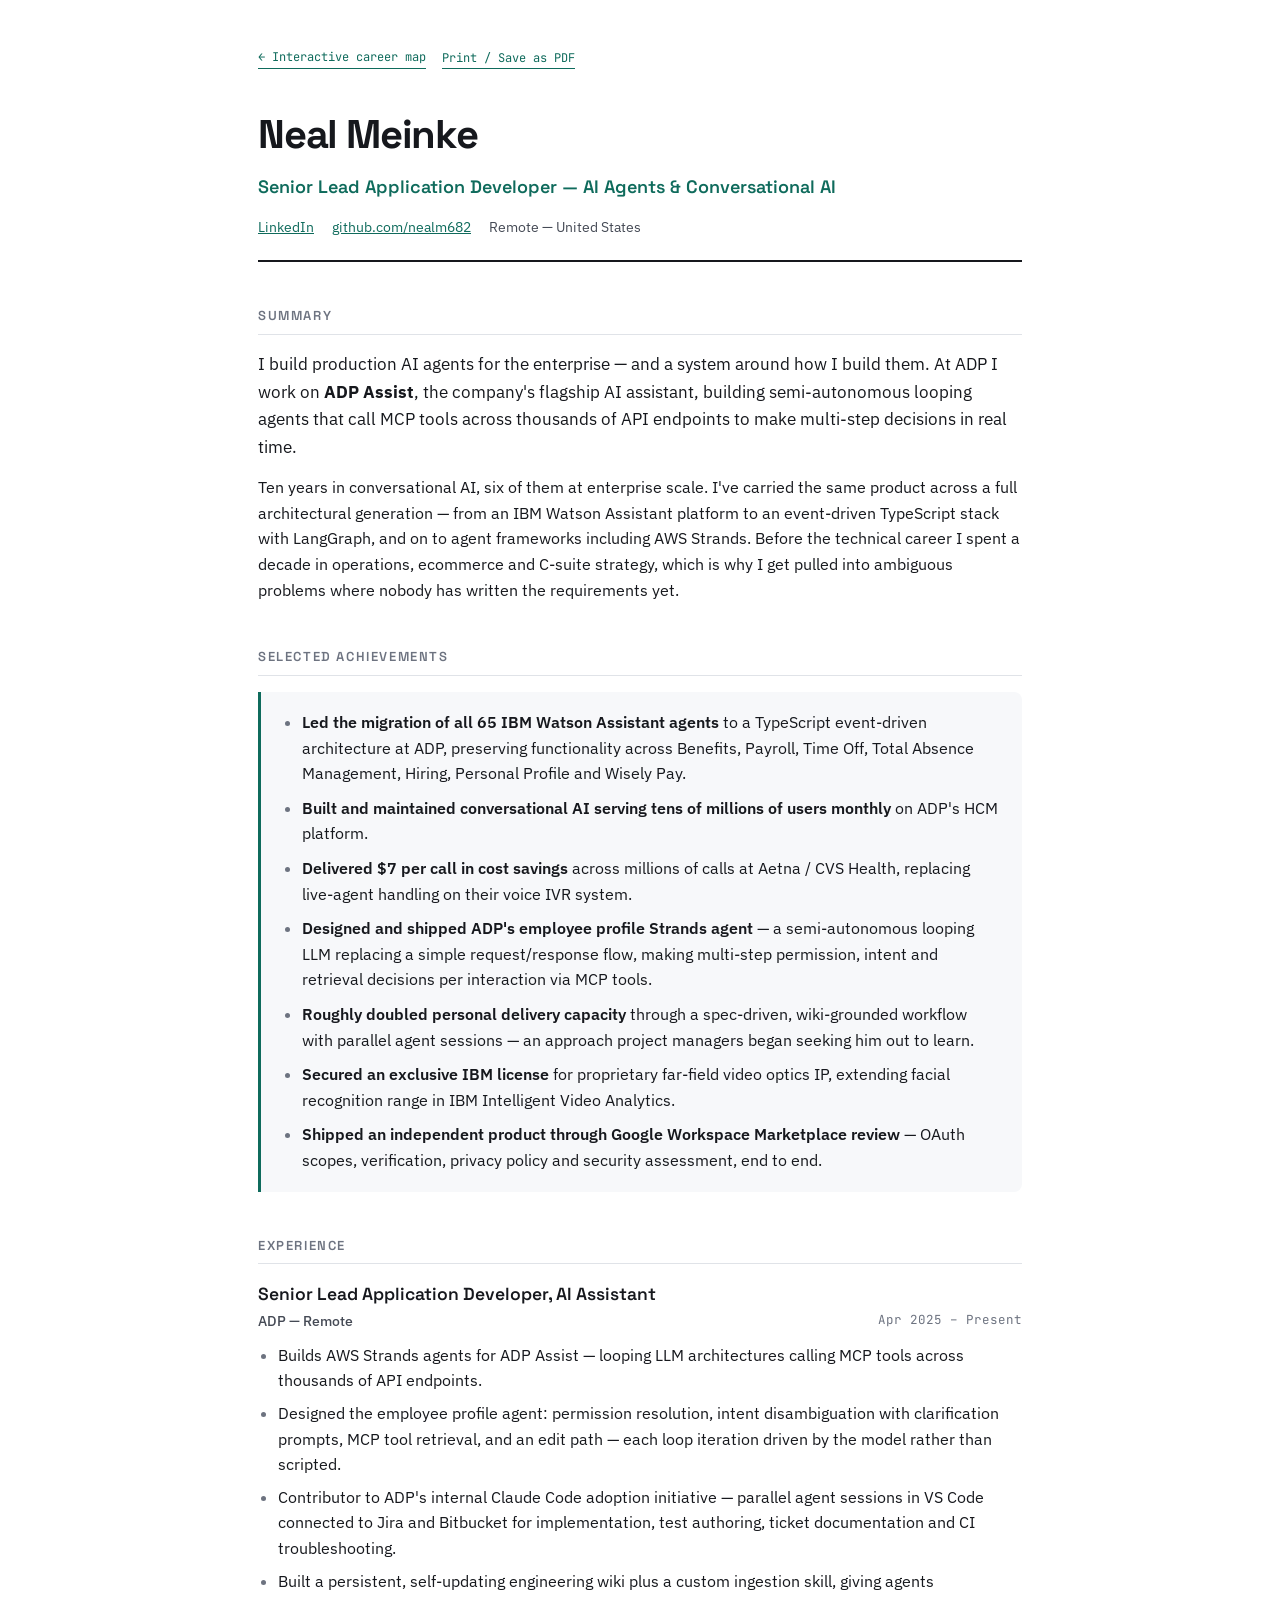
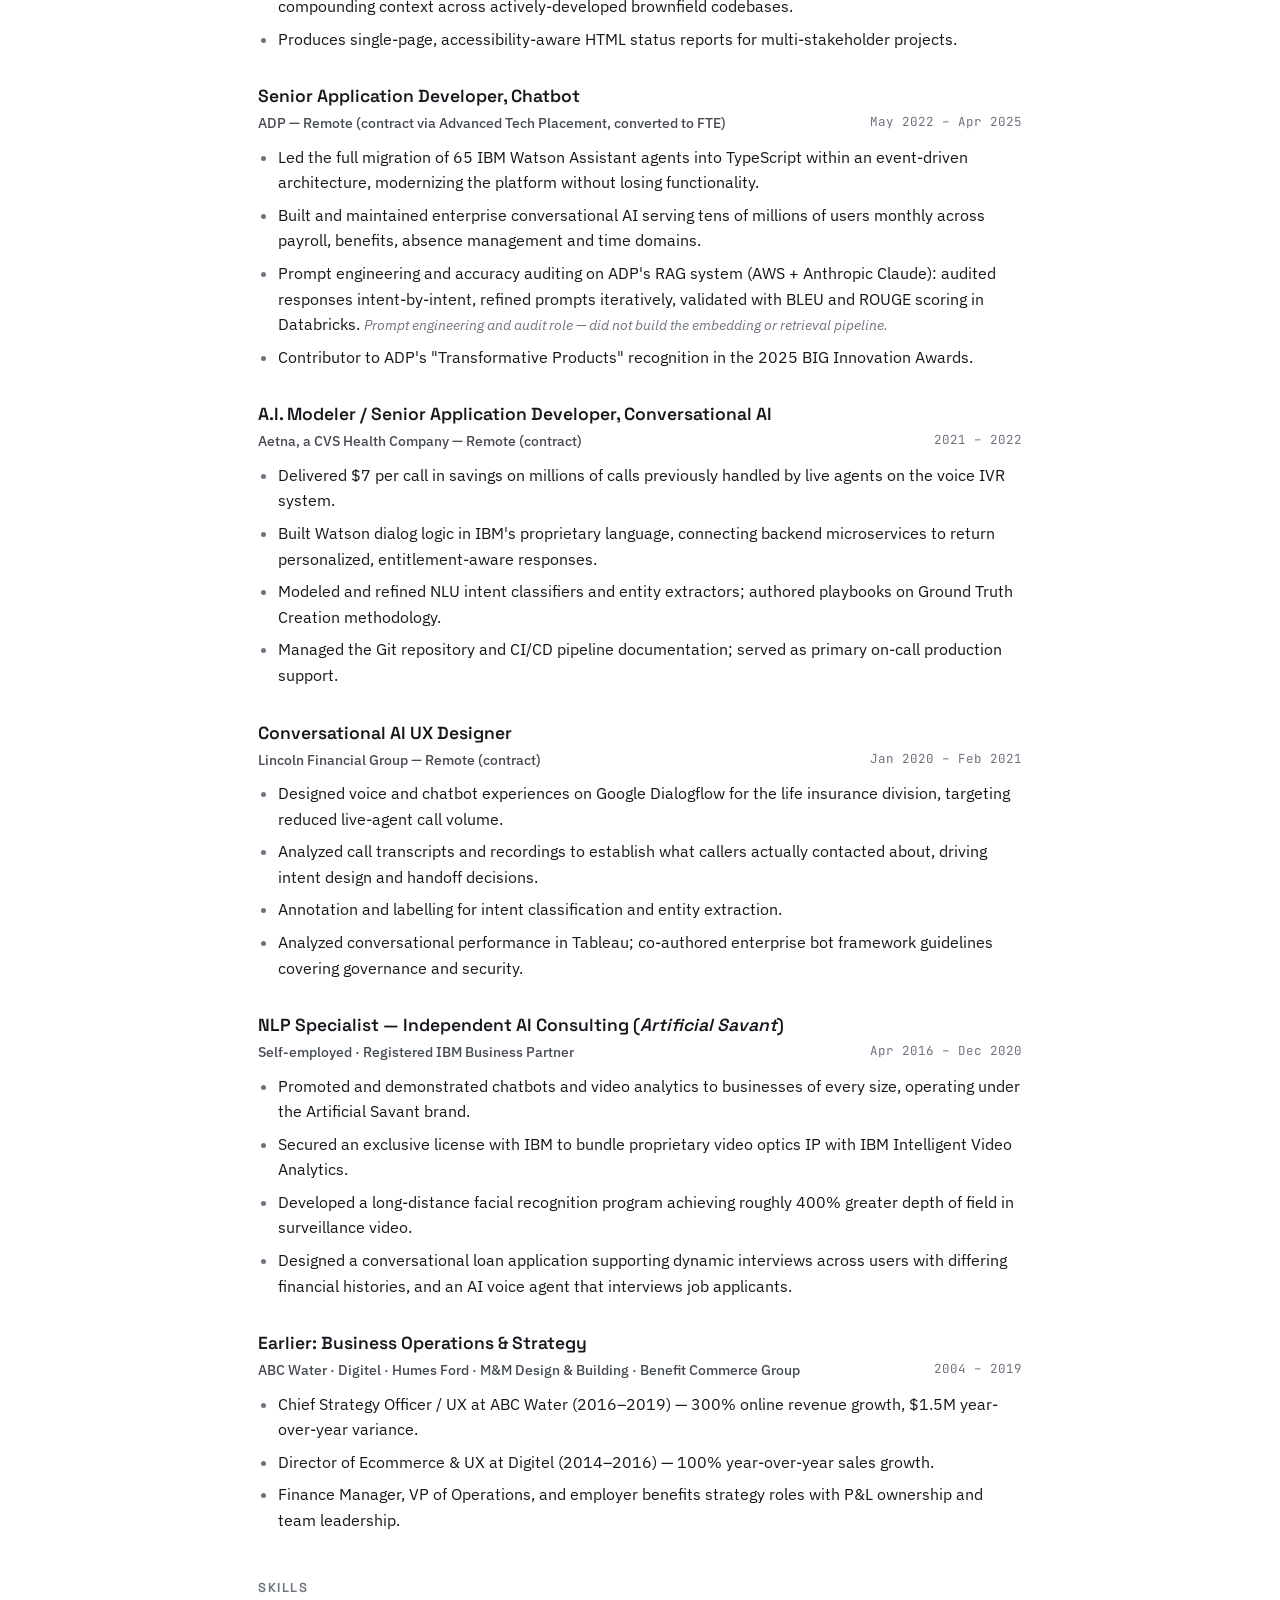
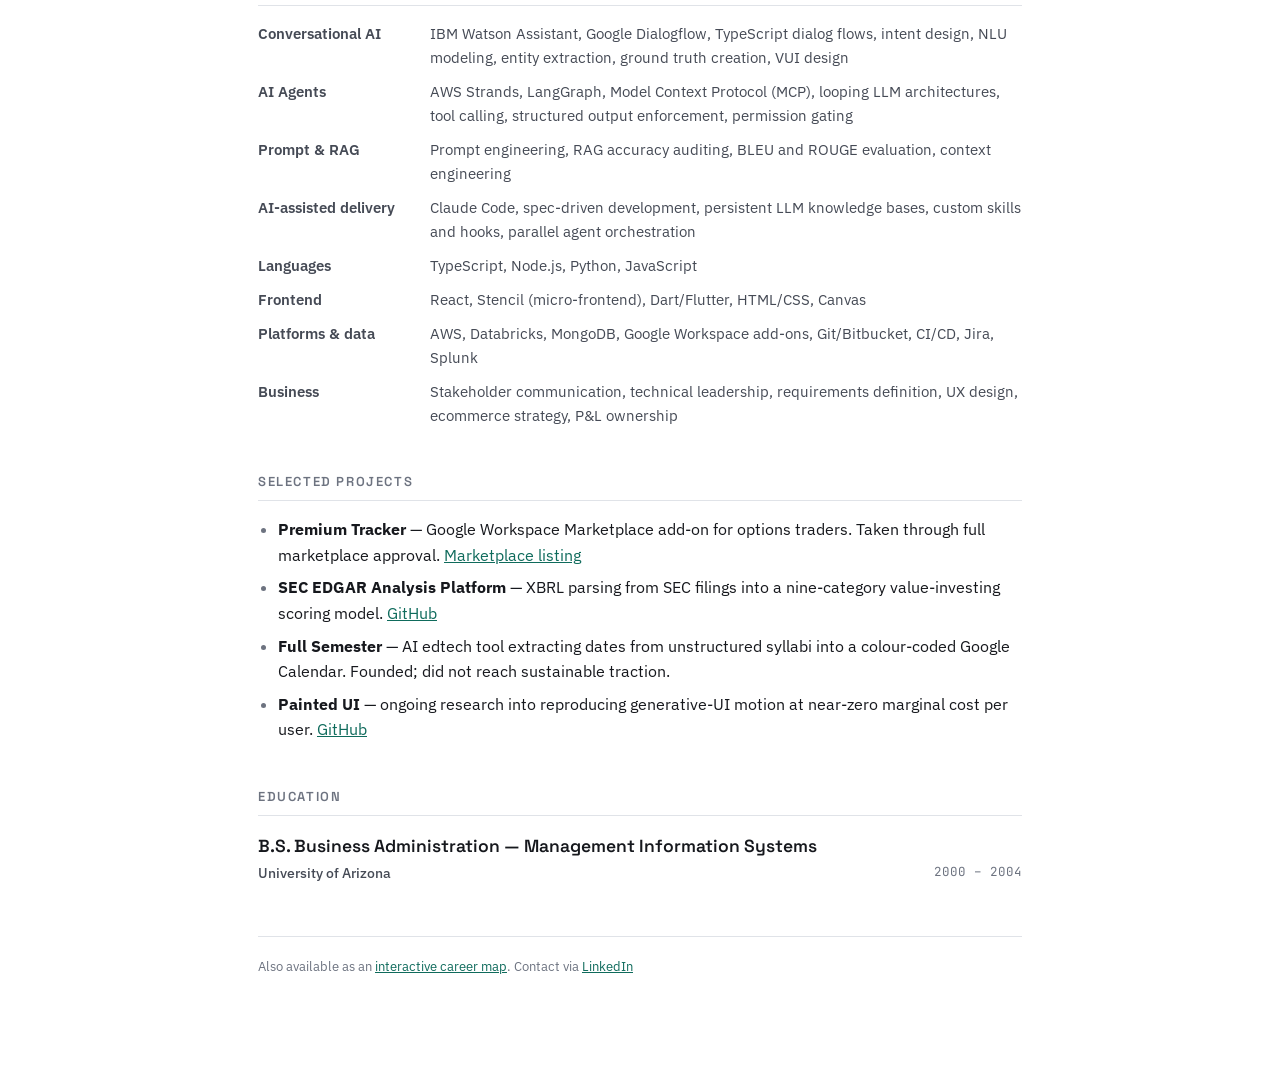
<file: resume/index.html>
<!DOCTYPE html>
<html lang="en">
<head>
<meta charset="UTF-8" />
<meta name="viewport" content="width=device-width, initial-scale=1.0" />
<title>Neal Meinke — Résumé | Senior Lead Application Developer, ADP</title>
<meta name="description" content="Neal Meinke — Senior Lead Application Developer at ADP building the agent layer of ADP Assist. Ten years in conversational AI, six at enterprise scale across ADP, Aetna/CVS Health and Lincoln Financial. Agent architecture, MCP, LangGraph, TypeScript, Python." />
<meta name="author" content="Neal Meinke" />
<link rel="canonical" href="https://nealm682.github.io/resume/" />
<meta property="og:title" content="Neal Meinke — Résumé" />
<meta property="og:description" content="Senior Lead Application Developer at ADP. Production AI agents at enterprise scale." />
<meta property="og:type" content="profile" />
<link rel="preconnect" href="https://fonts.googleapis.com" />
<link rel="preconnect" href="https://fonts.gstatic.com" crossorigin />
<link href="https://fonts.googleapis.com/css2?family=Space+Grotesk:wght@400;500;600;700&family=IBM+Plex+Sans:wght@400;500;600&family=JetBrains+Mono:wght@400;500&display=swap" rel="stylesheet" />

<!-- Machine-readable, for search engines and AI crawlers -->
<script type="application/ld+json">
{
  "@context": "https://schema.org",
  "@type": "Person",
  "name": "Neal Meinke",
  "url": "https://nealm682.github.io/",
  "jobTitle": "Senior Lead Application Developer",
  "worksFor": { "@type": "Organization", "name": "ADP" },
  "alumniOf": { "@type": "CollegeOrUniversity", "name": "University of Arizona" },
  "sameAs": [
    "https://www.linkedin.com/in/neal-meinke-40620150/",
    "https://github.com/nealm682"
  ],
  "knowsAbout": [
    "Conversational AI", "AI agents", "Agent architecture",
    "Model Context Protocol", "LangGraph", "AWS Strands",
    "IBM Watson Assistant", "Google Dialogflow", "Prompt engineering",
    "Retrieval-augmented generation", "TypeScript", "Python"
  ]
}
</script>

<style>
:root{
  --ink:#16181d; --ink-2:#454a55; --ink-3:#6d7380;
  --rule:#e0e3e8; --accent:#0f6b5c; --bg:#ffffff; --bg-2:#f7f8fa;
  --disp:'Space Grotesk',system-ui,sans-serif;
  --body:'IBM Plex Sans',system-ui,-apple-system,sans-serif;
  --mono:'JetBrains Mono',ui-monospace,monospace;
}
*{box-sizing:border-box;}
html{-webkit-text-size-adjust:100%;}
body{
  margin:0; background:var(--bg); color:var(--ink);
  font-family:var(--body); font-size:16px; line-height:1.6;
  -webkit-font-smoothing:antialiased;
}
.wrap{max-width:820px; margin:0 auto; padding:48px 28px 90px;}
a{color:var(--accent);}
a:hover{text-decoration:none;}

.backbar{
  font-family:var(--mono); font-size:12px; margin-bottom:34px;
  display:flex; gap:16px; flex-wrap:wrap; align-items:center;
}
.backbar a{text-decoration:none; border-bottom:1px solid currentColor; padding-bottom:1px;}
.backbar .print{cursor:pointer; background:none; border:none; padding:0;
  font:inherit; color:var(--accent); border-bottom:1px solid currentColor;}

header.top{border-bottom:2px solid var(--ink); padding-bottom:22px; margin-bottom:8px;}
h1{font-family:var(--disp); font-weight:700; font-size:40px; letter-spacing:-1.2px; margin:0 0 6px;}
.role{font-family:var(--disp); font-weight:600; font-size:18px; color:var(--accent); margin:0 0 14px;}
.contact{font-size:14px; color:var(--ink-2); display:flex; flex-wrap:wrap; gap:6px 18px;}
.contact span::after{content:"";}

h2{
  font-family:var(--disp); font-weight:600; font-size:13px;
  letter-spacing:1.6px; text-transform:uppercase; color:var(--ink-3);
  margin:44px 0 16px; padding-bottom:7px; border-bottom:1px solid var(--rule);
}
h3{font-family:var(--disp); font-weight:600; font-size:17.5px; margin:0 0 2px;}
p{margin:0 0 14px;}
.lede{font-size:17px; line-height:1.62;}

.job{margin-bottom:30px; break-inside:avoid;}
.job .meta{
  display:flex; flex-wrap:wrap; justify-content:space-between; gap:4px 16px;
  font-size:14px; color:var(--ink-3); margin-bottom:10px;
}
.job .meta .org{color:var(--ink-2); font-weight:500;}
.job .meta .when{font-family:var(--mono); font-size:12.5px; white-space:nowrap;}
ul{margin:0 0 6px; padding-left:20px;}
li{margin-bottom:7px;}
li::marker{color:var(--ink-3);}

.highlights{background:var(--bg-2); border-left:3px solid var(--accent);
  padding:18px 22px; margin:0 0 6px; border-radius:0 8px 8px 0;}
.highlights ul{margin:0; padding-left:19px;}
.highlights li{margin-bottom:9px;}
.highlights li:last-child{margin-bottom:0;}
.highlights b{font-weight:600;}

.grid{display:grid; grid-template-columns:150px 1fr; gap:10px 22px; font-size:15px;}
.grid dt{font-weight:600; color:var(--ink-2);}
.grid dd{margin:0; color:var(--ink-2);}

.note{font-size:13.5px; color:var(--ink-3); font-style:italic;}
footer{margin-top:52px; padding-top:20px; border-top:1px solid var(--rule);
  font-size:13px; color:var(--ink-3);}

@media (max-width:640px){
  .wrap{padding:30px 18px 60px;}
  h1{font-size:31px;}
  .grid{grid-template-columns:1fr; gap:2px 0;}
  .grid dd{margin-bottom:12px;}
  .job .meta{flex-direction:column;}
}

@media print{
  :root{--accent:#0b4a40;}
  body{font-size:10.5pt; line-height:1.42;}
  .wrap{max-width:100%; padding:0;}
  .backbar{display:none;}
  h1{font-size:24pt;} .role{font-size:12pt;}
  h2{margin:20pt 0 8pt; font-size:9.5pt;}
  h3{font-size:11.5pt;}
  .job{margin-bottom:14pt;}
  .highlights{background:none; padding:6pt 0 6pt 12pt;}
  a{color:var(--ink); text-decoration:none;}
  a[href^="http"]::after{content:" (" attr(href) ")"; font-size:8pt; color:#666;}
  .backbar a::after{content:"";}
  @page{margin:14mm;}
}
</style>

<!-- Google tag (gtag.js) -->
<script async src="https://www.googletagmanager.com/gtag/js?id=G-M3BQS0FRV9"></script>
<script>
  window.dataLayer = window.dataLayer || [];
  function gtag(){dataLayer.push(arguments);}
  gtag('js', new Date());
  gtag('config', 'G-M3BQS0FRV9');
</script>
</head>
<body>
<div class="wrap">

<nav class="backbar">
  <a href="../">← Interactive career map</a>
  <button class="print" onclick="window.print()">Print / Save as PDF</button>
</nav>

<header class="top">
  <h1>Neal Meinke</h1>
  <p class="role">Senior Lead Application Developer — AI Agents &amp; Conversational AI</p>
  <!-- No mailto here on purpose. This page is indexed, and a plain-text address
       on an indexed page gets harvested. LinkedIn carries the contact route and
       has its own spam controls. -->
  <div class="contact">
    <span><a href="https://www.linkedin.com/in/neal-meinke-40620150/">LinkedIn</a></span>
    <span><a href="https://github.com/nealm682">github.com/nealm682</a></span>
    <span>Remote — United States</span>
  </div>
</header>

<h2>Summary</h2>
<p class="lede">
  I build production AI agents for the enterprise — and a system around how I build them.
  At ADP I work on <strong>ADP Assist</strong>, the company's flagship AI assistant, building
  semi-autonomous looping agents that call MCP tools across thousands of API endpoints to make
  multi-step decisions in real time.
</p>
<p>
  Ten years in conversational AI, six of them at enterprise scale. I've carried the same product
  across a full architectural generation — from an IBM Watson Assistant platform to an
  event-driven TypeScript stack with LangGraph, and on to agent frameworks including AWS Strands.
  Before the technical career I spent a decade in operations, ecommerce and C-suite strategy,
  which is why I get pulled into ambiguous problems where nobody has written the requirements yet.
</p>

<h2>Selected Achievements</h2>
<div class="highlights">
  <ul>
    <li><b>Led the migration of all 65 IBM Watson Assistant agents</b> to a TypeScript event-driven
      architecture at ADP, preserving functionality across Benefits, Payroll, Time Off, Total Absence
      Management, Hiring, Personal Profile and Wisely Pay.</li>
    <li><b>Built and maintained conversational AI serving tens of millions of users monthly</b>
      on ADP's HCM platform.</li>
    <li><b>Delivered $7 per call in cost savings</b> across millions of calls at Aetna / CVS Health,
      replacing live-agent handling on their voice IVR system.</li>
    <li><b>Designed and shipped ADP's employee profile Strands agent</b> — a semi-autonomous looping
      LLM replacing a simple request/response flow, making multi-step permission, intent and
      retrieval decisions per interaction via MCP tools.</li>
    <li><b>Roughly doubled personal delivery capacity</b> through a spec-driven, wiki-grounded
      workflow with parallel agent sessions — an approach project managers began seeking him out
      to learn.</li>
    <li><b>Secured an exclusive IBM license</b> for proprietary far-field video optics IP, extending
      facial recognition range in IBM Intelligent Video Analytics.</li>
    <li><b>Shipped an independent product through Google Workspace Marketplace review</b> —
      OAuth scopes, verification, privacy policy and security assessment, end to end.</li>
  </ul>
</div>

<h2>Experience</h2>

<div class="job">
  <h3>Senior Lead Application Developer, AI Assistant</h3>
  <div class="meta"><span class="org">ADP — Remote</span><span class="when">Apr 2025 – Present</span></div>
  <ul>
    <li>Builds AWS Strands agents for ADP Assist — looping LLM architectures calling MCP tools
      across thousands of API endpoints.</li>
    <li>Designed the employee profile agent: permission resolution, intent disambiguation with
      clarification prompts, MCP tool retrieval, and an edit path — each loop iteration driven by
      the model rather than scripted.</li>
    <li>Contributor to ADP's internal Claude Code adoption initiative — parallel agent sessions in
      VS Code connected to Jira and Bitbucket for implementation, test authoring, ticket
      documentation and CI troubleshooting.</li>
    <li>Built a persistent, self-updating engineering wiki plus a custom ingestion skill, giving
      agents compounding context across actively-developed brownfield codebases.</li>
    <li>Produces single-page, accessibility-aware HTML status reports for multi-stakeholder projects.</li>
  </ul>
</div>

<div class="job">
  <h3>Senior Application Developer, Chatbot</h3>
  <div class="meta"><span class="org">ADP — Remote (contract via Advanced Tech Placement, converted to FTE)</span><span class="when">May 2022 – Apr 2025</span></div>
  <ul>
    <li>Led the full migration of 65 IBM Watson Assistant agents into TypeScript within an
      event-driven architecture, modernizing the platform without losing functionality.</li>
    <li>Built and maintained enterprise conversational AI serving tens of millions of users monthly
      across payroll, benefits, absence management and time domains.</li>
    <li>Prompt engineering and accuracy auditing on ADP's RAG system (AWS + Anthropic Claude):
      audited responses intent-by-intent, refined prompts iteratively, validated with BLEU and
      ROUGE scoring in Databricks. <span class="note">Prompt engineering and audit role — did not
      build the embedding or retrieval pipeline.</span></li>
    <li>Contributor to ADP's "Transformative Products" recognition in the 2025 BIG Innovation Awards.</li>
  </ul>
</div>

<div class="job">
  <h3>A.I. Modeler / Senior Application Developer, Conversational AI</h3>
  <div class="meta"><span class="org">Aetna, a CVS Health Company — Remote (contract)</span><span class="when">2021 – 2022</span></div>
  <ul>
    <li>Delivered $7 per call in savings on millions of calls previously handled by live agents on
      the voice IVR system.</li>
    <li>Built Watson dialog logic in IBM's proprietary language, connecting backend microservices to
      return personalized, entitlement-aware responses.</li>
    <li>Modeled and refined NLU intent classifiers and entity extractors; authored playbooks on
      Ground Truth Creation methodology.</li>
    <li>Managed the Git repository and CI/CD pipeline documentation; served as primary on-call
      production support.</li>
  </ul>
</div>

<div class="job">
  <h3>Conversational AI UX Designer</h3>
  <div class="meta"><span class="org">Lincoln Financial Group — Remote (contract)</span><span class="when">Jan 2020 – Feb 2021</span></div>
  <ul>
    <li>Designed voice and chatbot experiences on Google Dialogflow for the life insurance division,
      targeting reduced live-agent call volume.</li>
    <li>Analyzed call transcripts and recordings to establish what callers actually contacted about,
      driving intent design and handoff decisions.</li>
    <li>Annotation and labelling for intent classification and entity extraction.</li>
    <li>Analyzed conversational performance in Tableau; co-authored enterprise bot framework
      guidelines covering governance and security.</li>
  </ul>
</div>

<div class="job">
  <h3>NLP Specialist — Independent AI Consulting (<em>Artificial Savant</em>)</h3>
  <div class="meta"><span class="org">Self-employed · Registered IBM Business Partner</span><span class="when">Apr 2016 – Dec 2020</span></div>
  <ul>
    <li>Promoted and demonstrated chatbots and video analytics to businesses of every size,
      operating under the Artificial Savant brand.</li>
    <li>Secured an exclusive license with IBM to bundle proprietary video optics IP with IBM
      Intelligent Video Analytics.</li>
    <li>Developed a long-distance facial recognition program achieving roughly 400% greater depth
      of field in surveillance video.</li>
    <li>Designed a conversational loan application supporting dynamic interviews across users with
      differing financial histories, and an AI voice agent that interviews job applicants.</li>
  </ul>
</div>

<div class="job">
  <h3>Earlier: Business Operations &amp; Strategy</h3>
  <div class="meta"><span class="org">ABC Water · Digitel · Humes Ford · M&amp;M Design &amp; Building · Benefit Commerce Group</span><span class="when">2004 – 2019</span></div>
  <ul>
    <li>Chief Strategy Officer / UX at ABC Water (2016–2019) — 300% online revenue growth,
      $1.5M year-over-year variance.</li>
    <li>Director of Ecommerce &amp; UX at Digitel (2014–2016) — 100% year-over-year sales growth.</li>
    <li>Finance Manager, VP of Operations, and employer benefits strategy roles with P&amp;L
      ownership and team leadership.</li>
  </ul>
</div>

<h2>Skills</h2>
<dl class="grid">
  <dt>Conversational AI</dt>
  <dd>IBM Watson Assistant, Google Dialogflow, TypeScript dialog flows, intent design, NLU modeling,
      entity extraction, ground truth creation, VUI design</dd>

  <dt>AI Agents</dt>
  <dd>AWS Strands, LangGraph, Model Context Protocol (MCP), looping LLM architectures, tool calling,
      structured output enforcement, permission gating</dd>

  <dt>Prompt &amp; RAG</dt>
  <dd>Prompt engineering, RAG accuracy auditing, BLEU and ROUGE evaluation, context engineering</dd>

  <dt>AI-assisted delivery</dt>
  <dd>Claude Code, spec-driven development, persistent LLM knowledge bases, custom skills and hooks,
      parallel agent orchestration</dd>

  <dt>Languages</dt>
  <dd>TypeScript, Node.js, Python, JavaScript</dd>

  <dt>Frontend</dt>
  <dd>React, Stencil (micro-frontend), Dart/Flutter, HTML/CSS, Canvas</dd>

  <dt>Platforms &amp; data</dt>
  <dd>AWS, Databricks, MongoDB, Google Workspace add-ons, Git/Bitbucket, CI/CD, Jira, Splunk</dd>

  <dt>Business</dt>
  <dd>Stakeholder communication, technical leadership, requirements definition, UX design,
      ecommerce strategy, P&amp;L ownership</dd>
</dl>

<h2>Selected Projects</h2>
<div class="job">
  <ul>
    <li><b>Premium Tracker</b> — Google Workspace Marketplace add-on for options traders. Taken
      through full marketplace approval.
      <a href="https://workspace.google.com/marketplace/app/premium_tracker/87170287711">Marketplace listing</a></li>
    <li><b>SEC EDGAR Analysis Platform</b> — XBRL parsing from SEC filings into a nine-category
      value-investing scoring model. <a href="https://github.com/nealm682/Investor">GitHub</a></li>
    <li><b>Full Semester</b> — AI edtech tool extracting dates from unstructured syllabi into a
      colour-coded Google Calendar. Founded; did not reach sustainable traction.</li>
    <li><b>Painted UI</b> — ongoing research into reproducing generative-UI motion at near-zero
      marginal cost per user. <a href="https://github.com/nealm682/painted-ui">GitHub</a></li>
  </ul>
</div>

<h2>Education</h2>
<div class="job">
  <h3>B.S. Business Administration — Management Information Systems</h3>
  <div class="meta"><span class="org">University of Arizona</span><span class="when">2000 – 2004</span></div>
</div>

<footer>
  <p>
    Also available as an <a href="../">interactive career map</a>.
    Contact via <a href="https://www.linkedin.com/in/neal-meinke-40620150/">LinkedIn</a>
  </p>
</footer>

</div>
</body>
</html>
</file>
